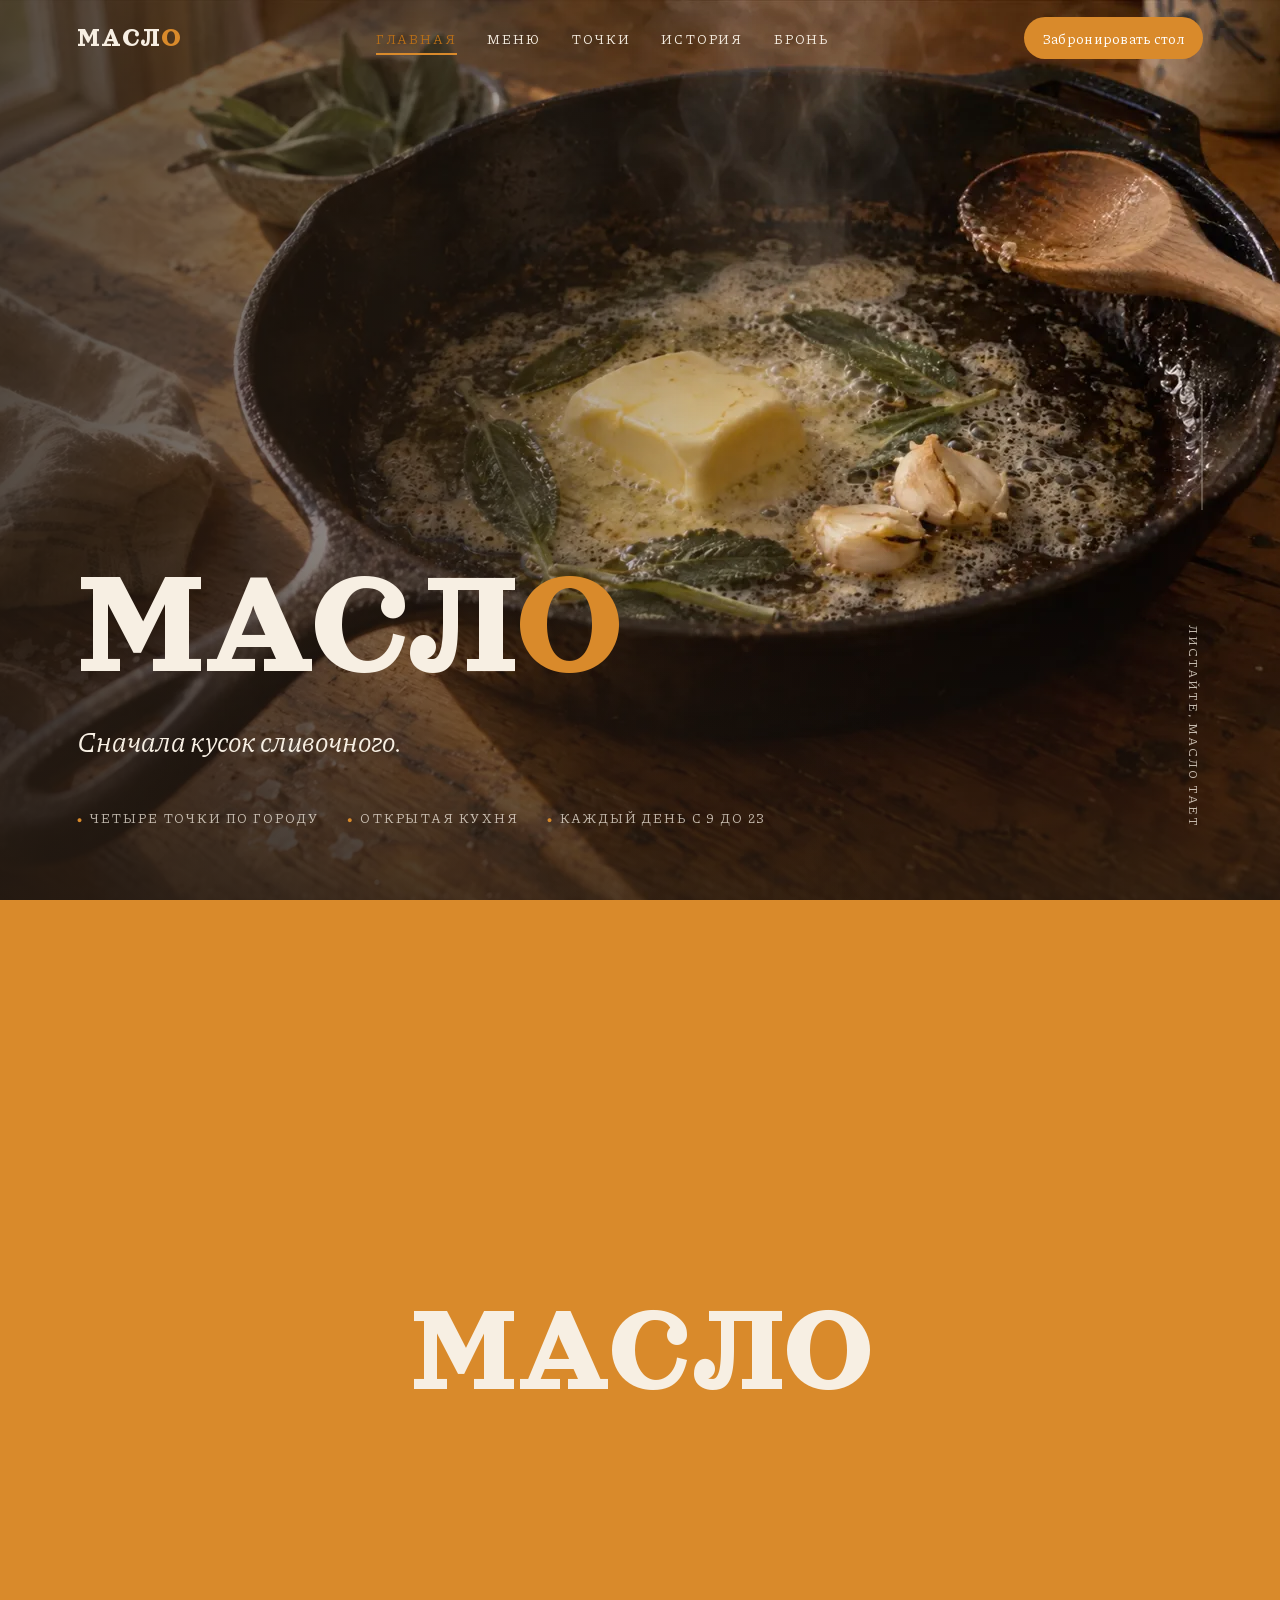
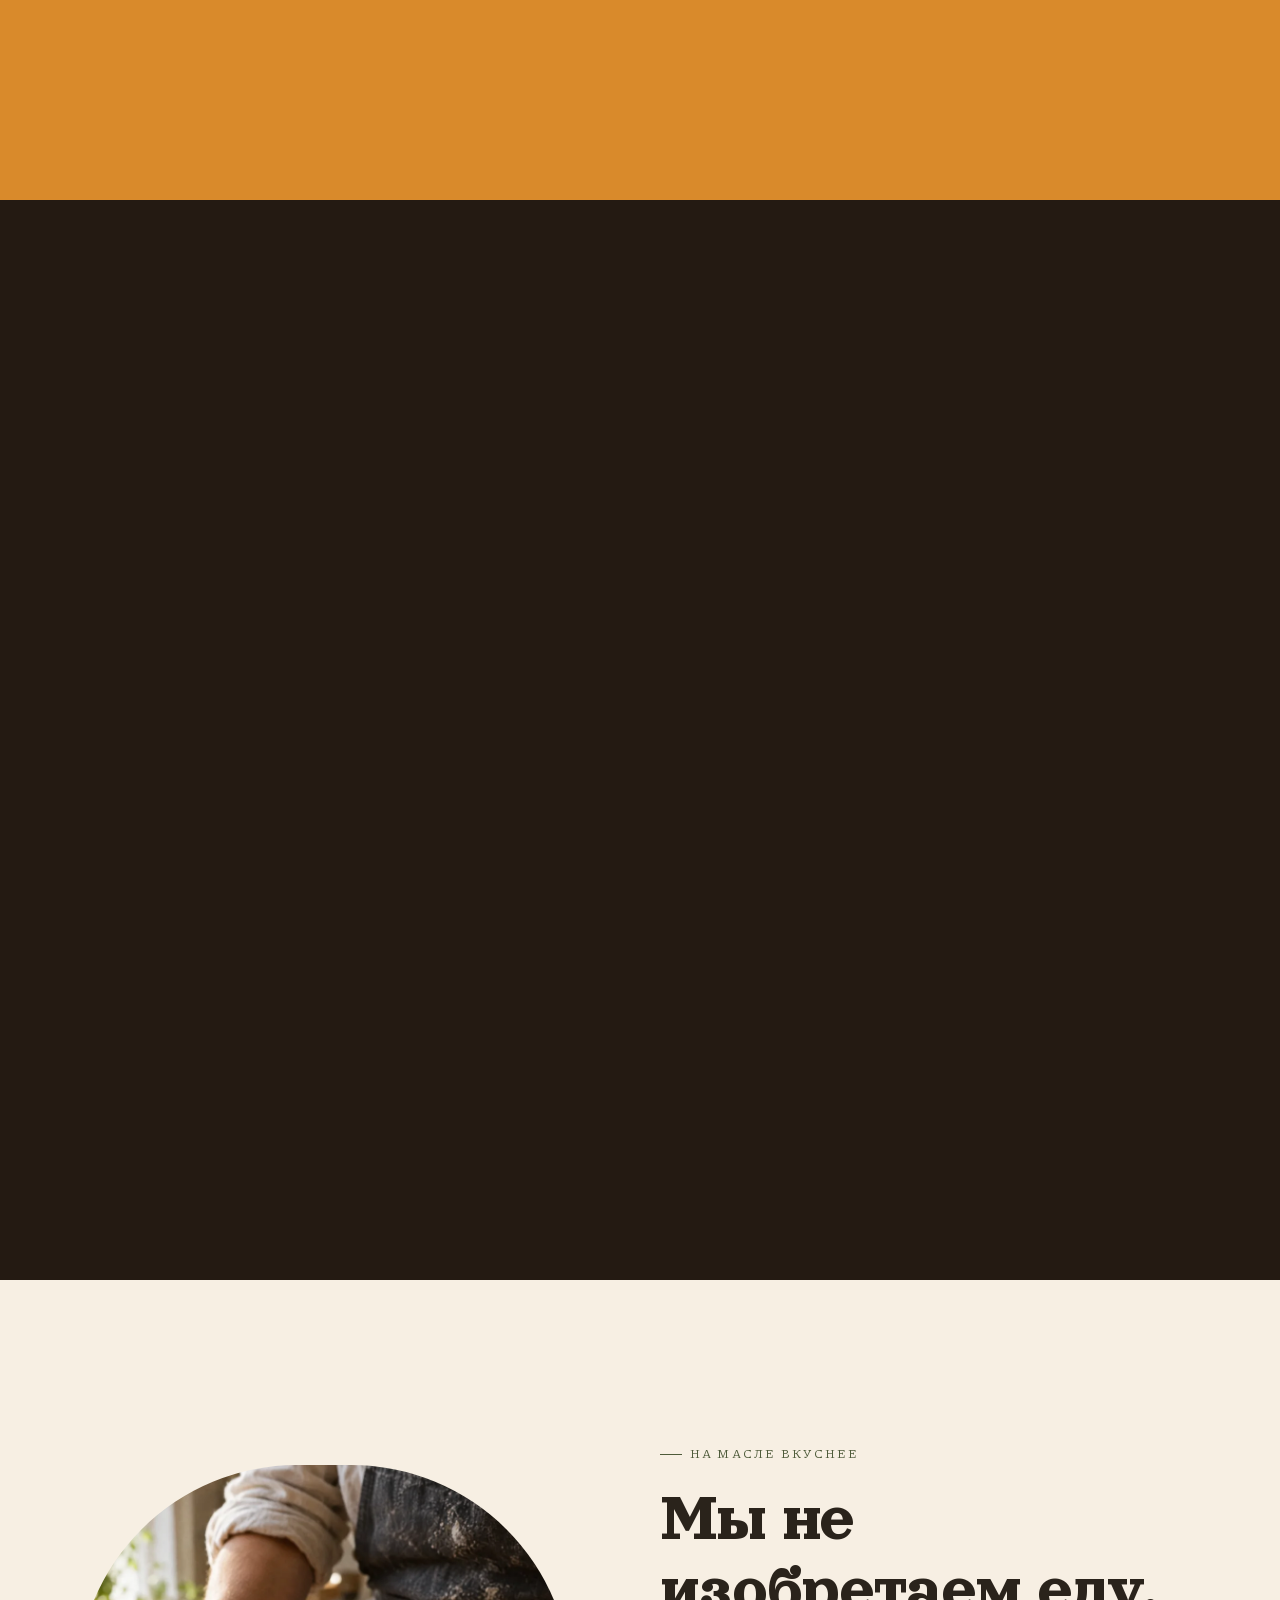
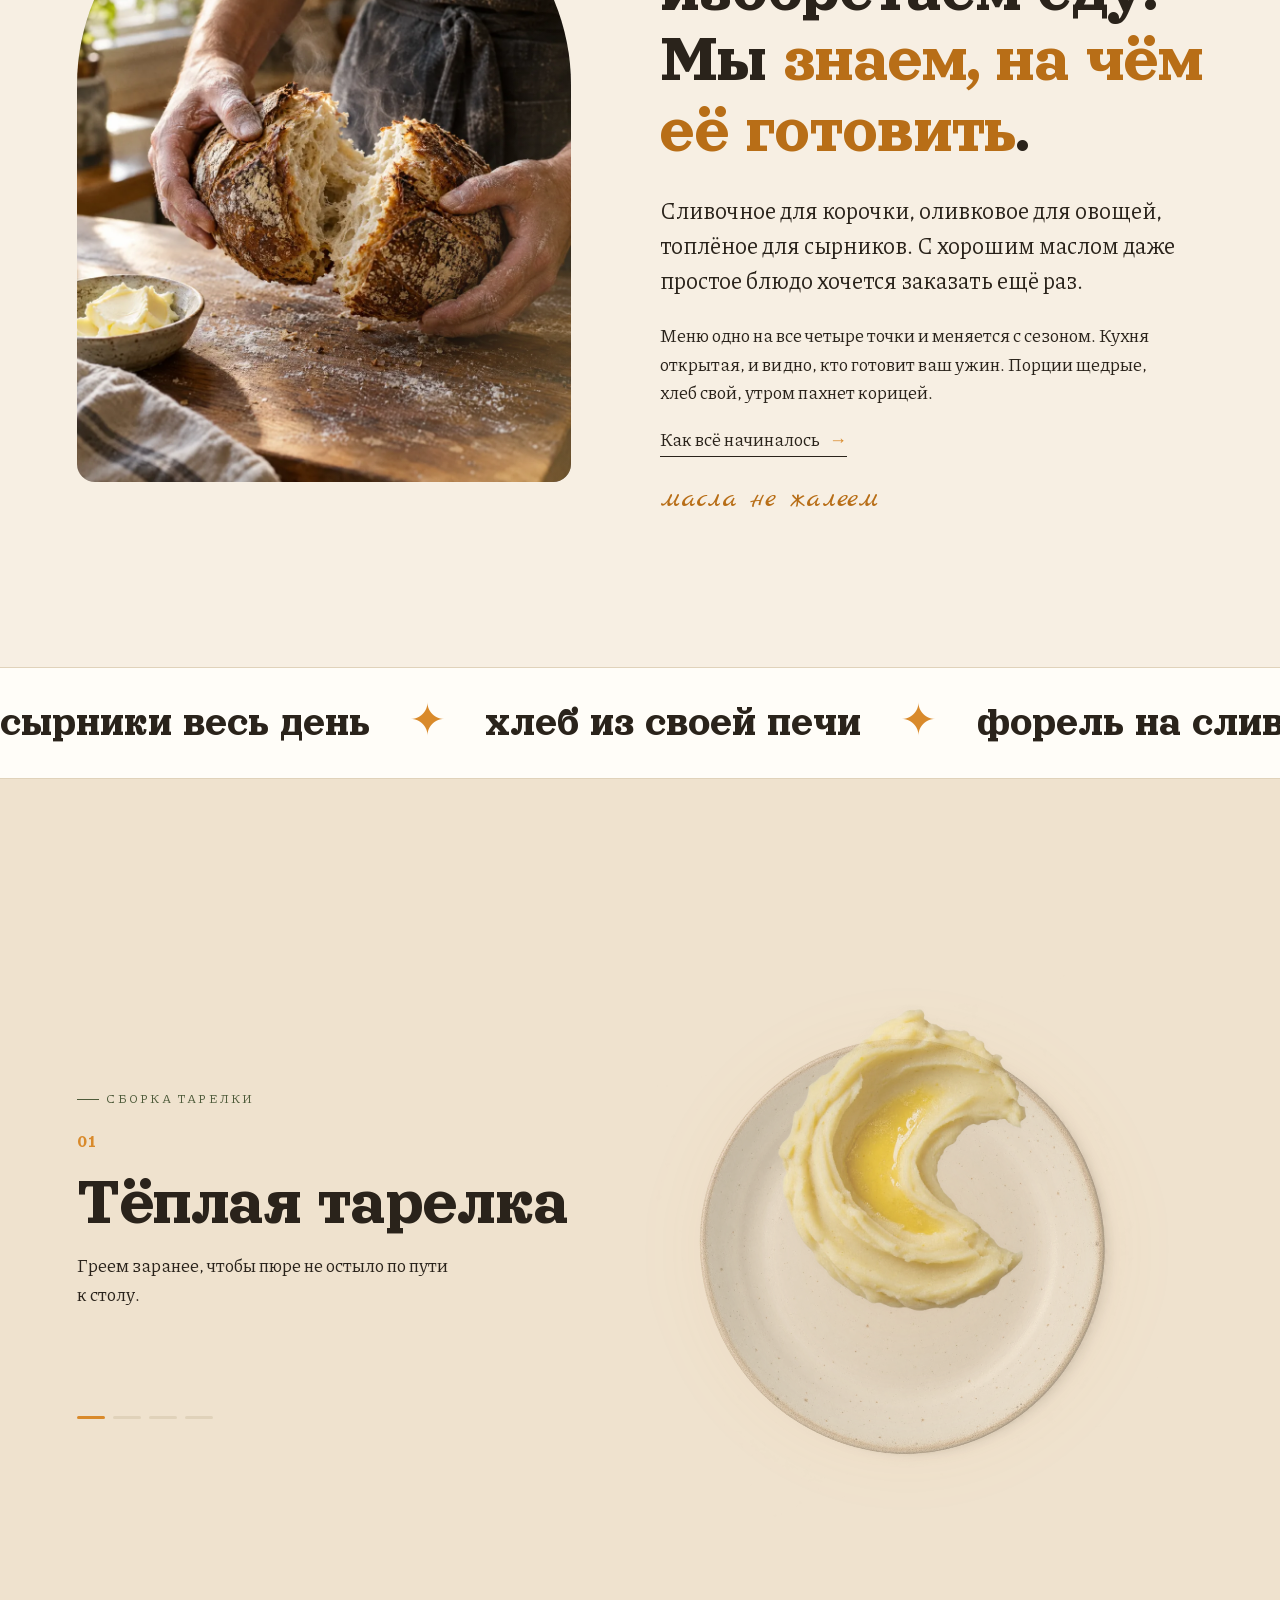
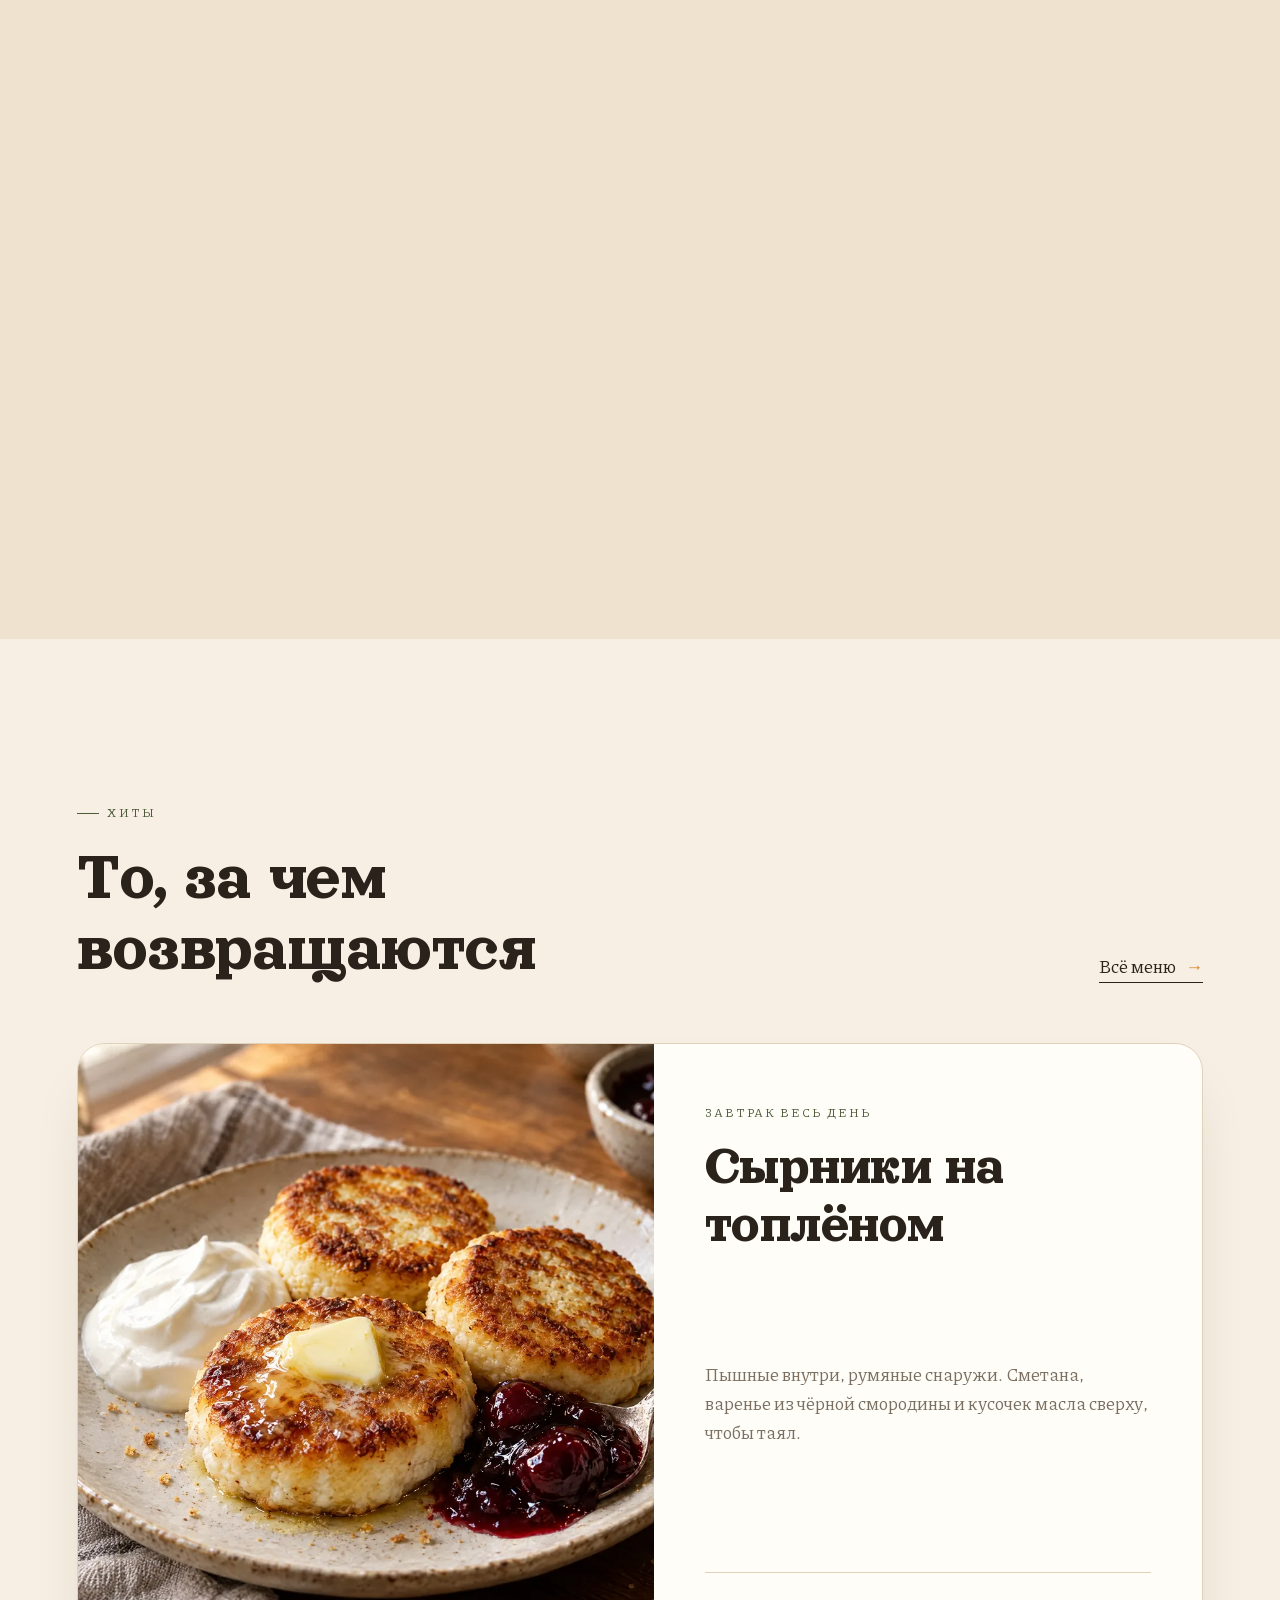
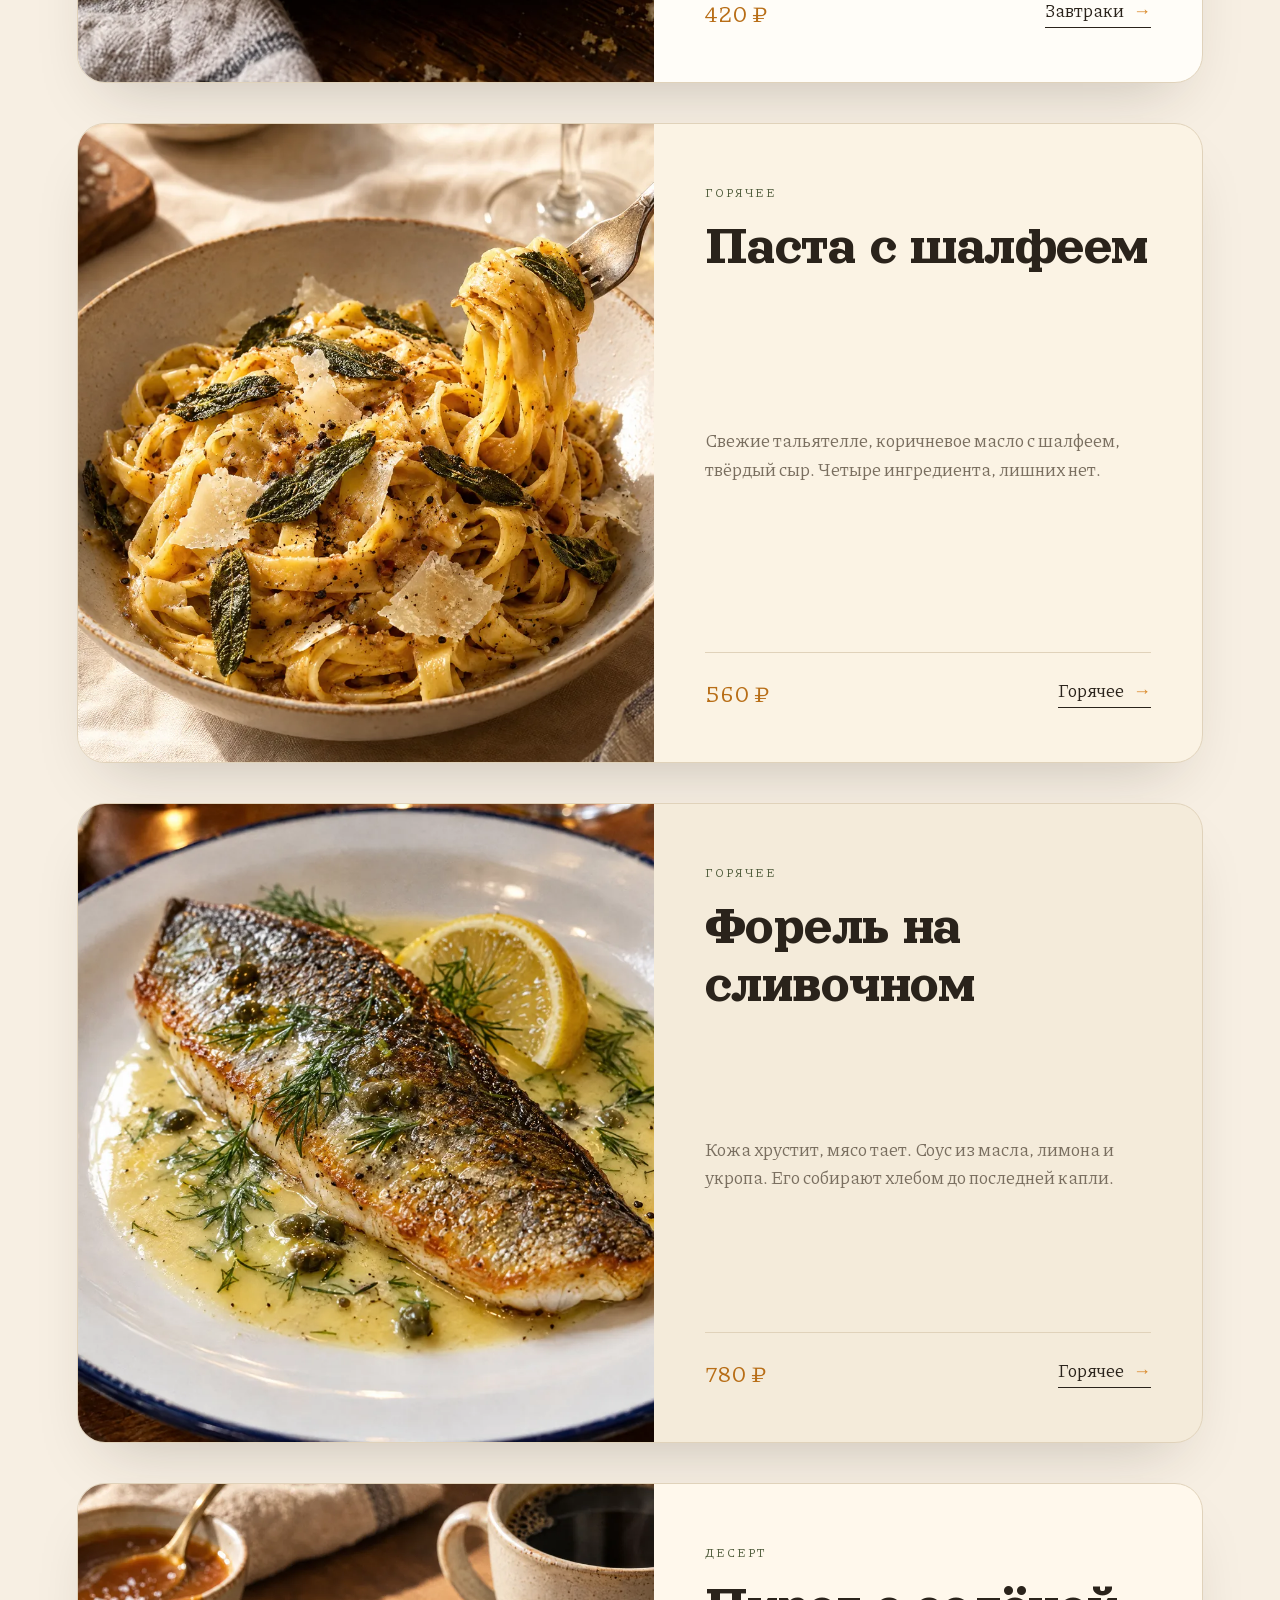
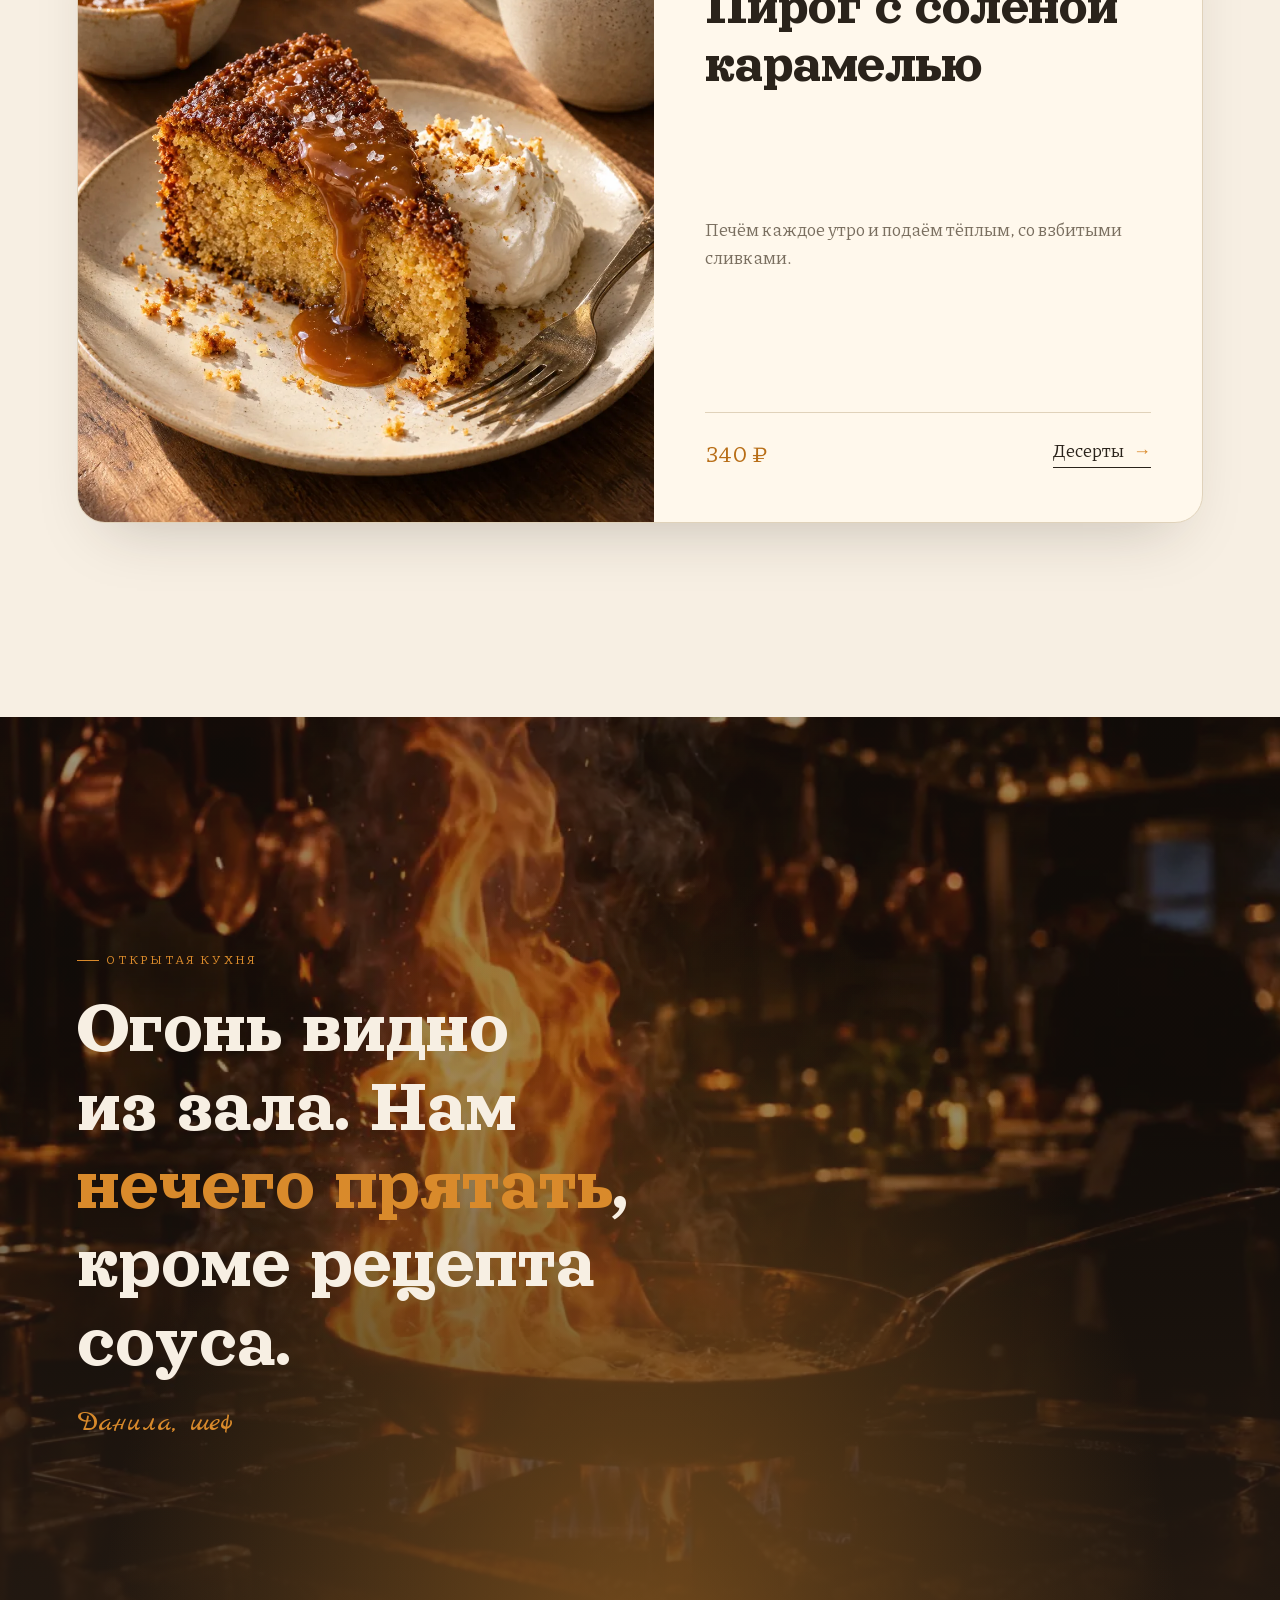
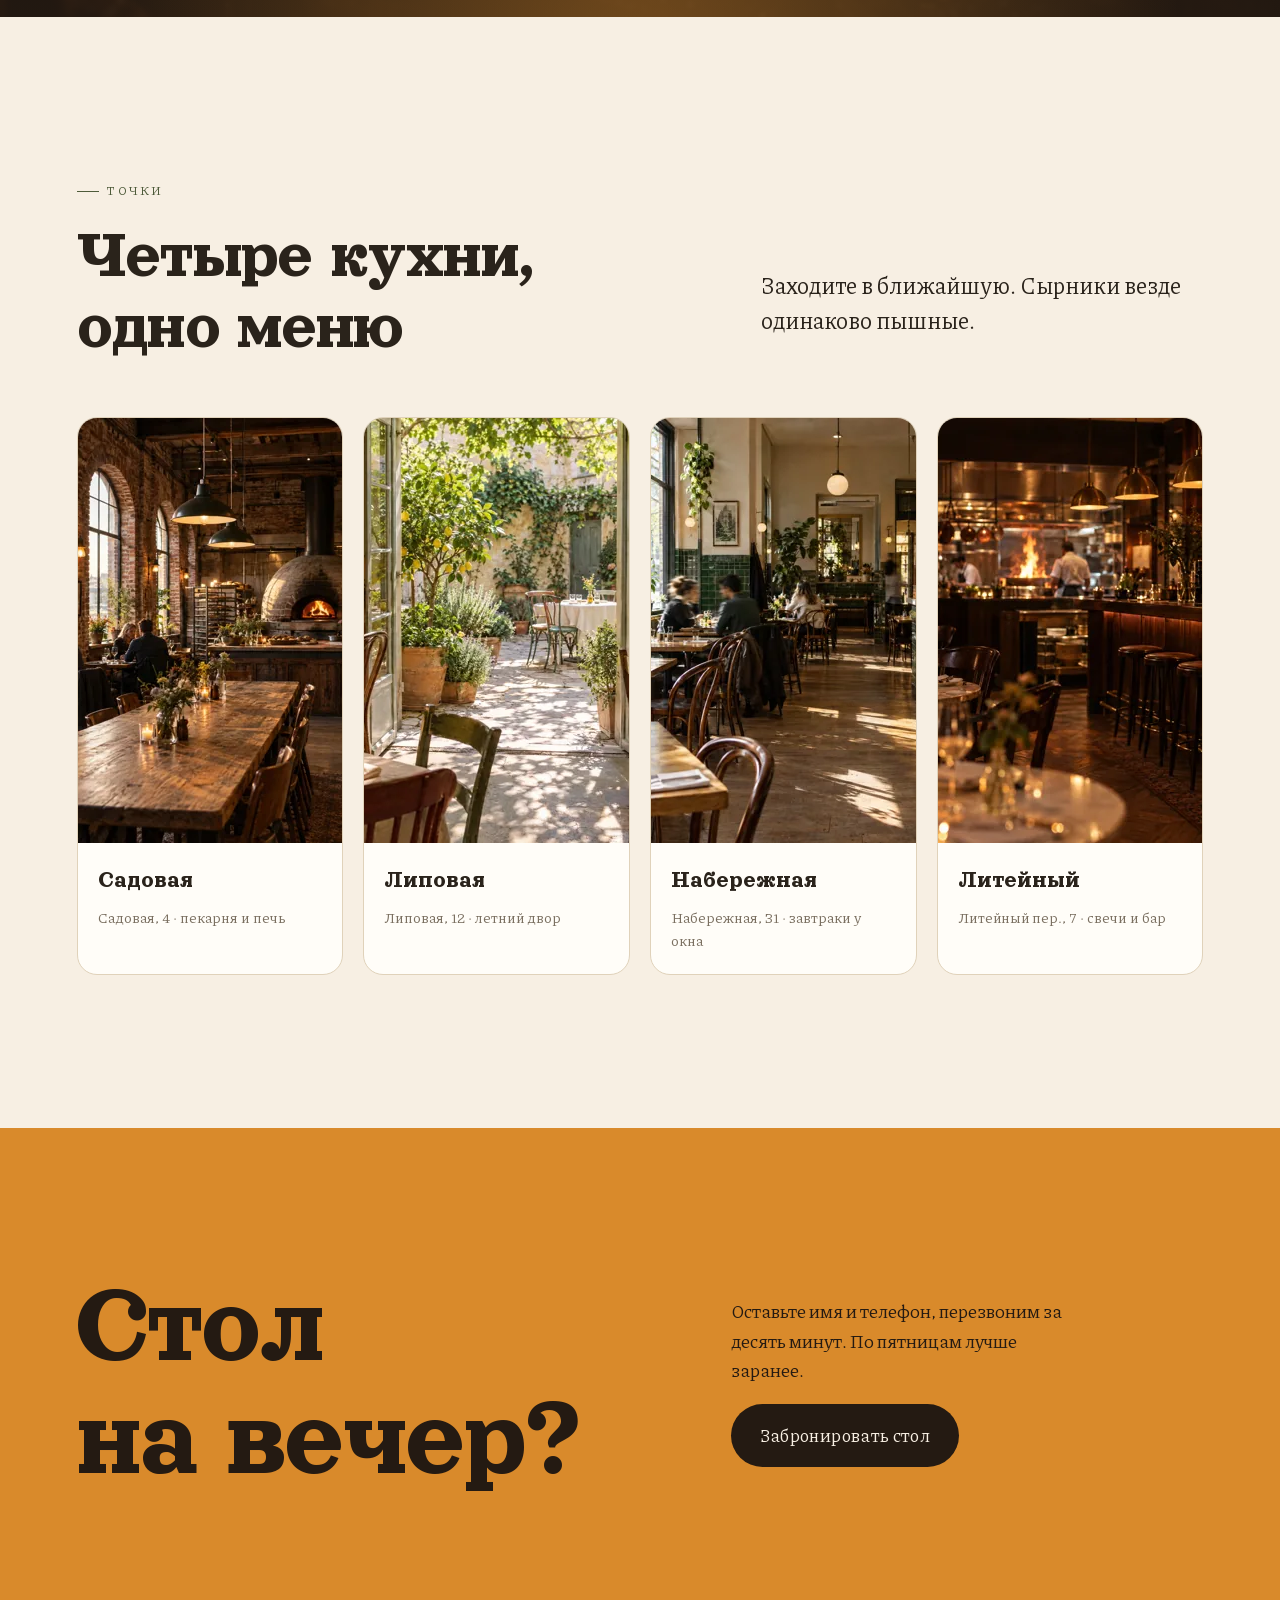
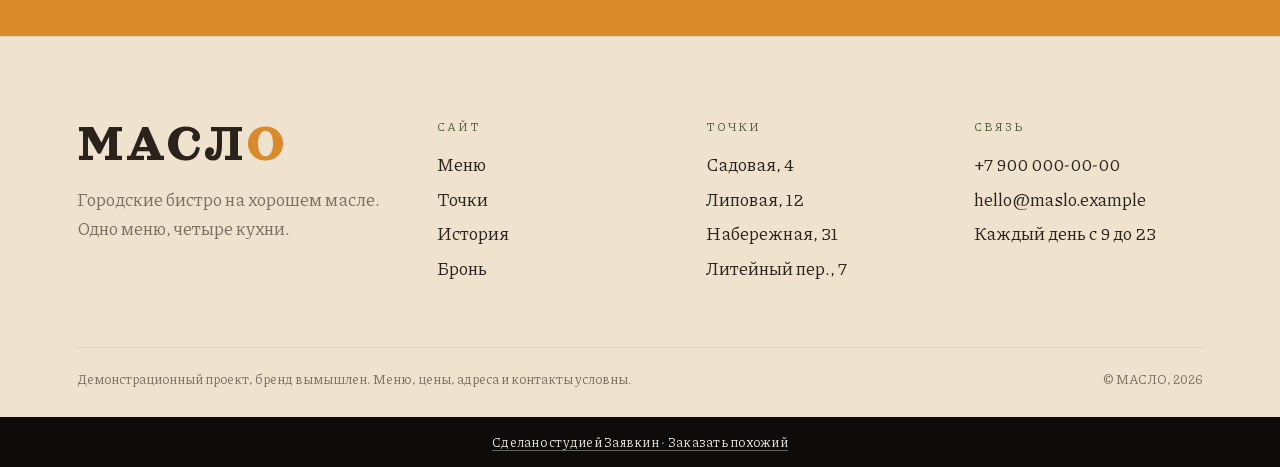
<file: index.html>
<!doctype html>
<html lang="ru">
<head>
<meta charset="utf-8">
<meta name="robots" content="noindex">
<meta name="viewport" content="width=device-width, initial-scale=1">
<title>МАСЛО · городские бистро</title>
<meta name="description" content="МАСЛО. Сеть городских бистро, где всё готовят на хорошем масле. Открытая кухня, одно меню на четыре точки.">
<meta name="theme-color" content="#F7EFE3">
<link rel="icon" href="data:image/svg+xml,%3Csvg xmlns='http://www.w3.org/2000/svg' viewBox='0 0 64 64'%3E%3Ccircle cx='32' cy='32' r='30' fill='%23D98A2B'/%3E%3Ctext x='32' y='44' font-size='34' text-anchor='middle' fill='%23F7EFE3' font-family='Georgia'%3EМ%3C/text%3E%3C/svg%3E">
<link rel="preload" href="assets/fonts/OrelegaOne-normal-cyrillic.woff2" as="font" type="font/woff2" crossorigin>
<link rel="preload" as="image" href="assets/img/hero-poster.webp" media="(min-width:768px)">
<link rel="preload" as="image" href="assets/img/hero-poster-m.webp" media="(max-width:767px)">
<link rel="stylesheet" href="assets/fonts.css">
<link rel="stylesheet" href="assets/css/site.css">
</head>
<body class="has-mbar">

<header class="hdr on-dark">
  <a class="logo" href="index.html" aria-label="МАСЛО, на главную">МАСЛ<b>О</b></a>
  <nav class="nav" aria-label="Основное меню">
    <a href="index.html">Главная</a><a href="menu.html">Меню</a><a href="places.html">Точки</a><a href="story.html">История</a><a href="bron.html">Бронь</a>
  </nav>
  <a class="btn" href="bron.html">Забронировать стол</a>
  <button class="burger" aria-label="Открыть меню" aria-expanded="false" aria-controls="drawer"><span></span><span></span></button>
</header>
<nav class="drawer" id="drawer" aria-hidden="true">
  <a href="index.html">Главная</a><a href="menu.html">Меню</a><a href="places.html">Точки</a><a href="story.html">История</a><a href="bron.html">Бронь</a>
  <p class="muted">Каждый день с 9 до 23 · +7 900 000-00-00</p>
</nav>

<main>
<section class="hero" aria-label="МАСЛО">
  <div class="hero-pin">
    <picture>
      <source media="(max-width:767px)" srcset="assets/img/hero-poster-m.webp">
      <img class="hero-poster" src="assets/img/hero-poster.webp" alt="Чугунная сковорода, в ней тает кусок сливочного масла с травами" fetchpriority="high">
    </picture>
    <video id="heroVideo" muted playsinline preload="auto" aria-hidden="true"
      data-src="assets/video/hero-scrub.mp4" data-src-m="assets/video/hero-scrub-m.mp4"></video>
    <div class="hero-txt">
      <h1 class="d1">МАСЛ<b>О</b></h1>
      <div class="hero-steps" aria-live="off">
        <p>Сначала кусок сливочного.</p>
        <p>Потом жар и шалфей.</p>
        <p>И вот ваша тарелка.</p>
      </div>
      <div class="hero-meta"><span>Четыре точки по городу</span><span>Открытая кухня</span><span>Каждый день с 9 до 23</span></div>
    </div>
    <div class="hero-bar" aria-hidden="true"><i></i></div>
    <div class="scroll-hint" aria-hidden="true">листайте, масло тает</div>
  </div>
</section>

<section class="sec">
  <div class="wrap philo">
    <div class="philo-img" data-rv>
      <img src="assets/img/bread-hands.webp" alt="Повар ломает горячий хлеб, рядом масло" loading="lazy" width="1040" height="1300">
      <div class="oil" aria-hidden="true"></div>
    </div>
    <div class="philo-text">
      <p class="kicker" data-rv>На масле вкуснее</p>
      <h2 class="d2" data-rv="1">Мы не изобретаем еду. Мы <em>знаем, на чём её готовить</em>.</h2>
      <p class="lead" data-rv="2" style="margin-top:28px">Сливочное для корочки, оливковое для овощей, топлёное для сырников. С хорошим маслом даже простое блюдо хочется заказать ещё раз.</p>
      <p data-rv="3">Меню одно на все четыре точки и меняется с сезоном. Кухня открытая, и видно, кто готовит ваш ужин. Порции щедрые, хлеб свой, утром пахнет корицей.</p>
      <a class="arrow" href="story.html" data-rv="4">Как всё начиналось</a>
      <span class="hand" data-rv="5">масла не жалеем</span>
    </div>
  </div>
</section>

<div class="marq" aria-hidden="true"><div class="marq-track">
  <span>сырники весь день</span><i>✦</i><span>хлеб из своей печи</span><i>✦</i><span>форель на сливочном</span><i>✦</i><span>паста с шалфеем</span><i>✦</i><span>облепиховый чай</span><i>✦</i>
  <span>сырники весь день</span><i>✦</i><span>хлеб из своей печи</span><i>✦</i><span>форель на сливочном</span><i>✦</i><span>паста с шалфеем</span><i>✦</i><span>облепиховый чай</span><i>✦</i>
</div></div>

<section class="plate-sec" aria-label="Как собирается тарелка">
  <div class="plate-pin">
    <div>
      <p class="kicker">Сборка тарелки</p>
      <div class="plate-steps">
        <div class="plate-step on"><span class="num">01</span><h2 class="d2">Тёплая тарелка</h2><p>Греем заранее, чтобы пюре не остыло по пути к столу.</p></div>
        <div class="plate-step"><span class="num">02</span><h2 class="d2">Пюре на сливочном</h2><p>Картофель, молоко и много масла. Взбиваем руками, без миксера.</p></div>
        <div class="plate-step"><span class="num">03</span><h2 class="d2">Цыплёнок с корочкой</h2><p>Жарим кожей вниз на чугуне, пока не захрустит. Потом поливаем маслом с чесноком.</p></div>
        <div class="plate-step"><span class="num">04</span><h2 class="d2">Шалфей и капля масла</h2><p>Хрустящие листья, зелень и капля тыквенного масла сверху. Готово.</p>
          <div class="plate-price"><span class="price">690 ₽</span><a class="arrow" href="menu.html#hot">В меню</a></div></div>
      </div>
      <div class="plate-dots" aria-hidden="true"><i class="on"></i><i></i><i></i><i></i></div>
    </div>
    <div class="plate-stage" aria-hidden="true">
      <img class="l-plate" src="assets/img/layer-plate.webp" alt="" loading="lazy" width="1000" height="1000">
      <img class="l-puree" src="assets/img/layer-puree.webp" alt="" loading="lazy" width="1000" height="1000">
      <img class="l-chicken" src="assets/img/layer-chicken.webp" alt="" loading="lazy" width="1000" height="1000">
      <img class="l-herbs" src="assets/img/layer-herbs.webp" alt="" loading="lazy" width="1000" height="1000">
      <div class="steam"><i></i><i></i><i></i></div>
    </div>
  </div>
</section>

<section class="sec">
  <div class="wrap">
    <div class="hits-head">
      <div><p class="kicker" data-rv>Хиты</p><h2 class="d2" data-rv="1">То, за чем<br>возвращаются</h2></div>
      <a class="arrow" href="menu.html" data-rv="2">Всё меню</a>
    </div>
    <div class="stack">
      <article class="card">
        <div class="card-img"><img src="assets/img/syrniki.webp" alt="Сырники со сметаной и ягодным вареньем" loading="lazy" width="1040" height="1300"></div>
        <div class="card-body"><div><span class="card-tag">Завтрак весь день</span><h3 class="d2" style="margin-top:14px">Сырники на топлёном</h3></div>
          <p class="muted">Пышные внутри, румяные снаружи. Сметана, варенье из чёрной смородины и кусочек масла сверху, чтобы таял.</p>
          <div class="card-foot"><span class="price">420 ₽</span><a class="arrow" href="menu.html#breakfast">Завтраки</a></div></div>
      </article>
      <article class="card">
        <div class="card-img"><img src="assets/img/pasta.webp" alt="Тальятелле с шалфеем и пармезаном" loading="lazy" width="1040" height="1300"></div>
        <div class="card-body"><div><span class="card-tag">Горячее</span><h3 class="d2" style="margin-top:14px">Паста с шалфеем</h3></div>
          <p class="muted">Свежие тальятелле, коричневое масло с шалфеем, твёрдый сыр. Четыре ингредиента, лишних нет.</p>
          <div class="card-foot"><span class="price">560 ₽</span><a class="arrow" href="menu.html#hot">Горячее</a></div></div>
      </article>
      <article class="card">
        <div class="card-img"><img src="assets/img/trout.webp" alt="Форель с лимоном в сливочном соусе" loading="lazy" width="1040" height="1300"></div>
        <div class="card-body"><div><span class="card-tag">Горячее</span><h3 class="d2" style="margin-top:14px">Форель на сливочном</h3></div>
          <p class="muted">Кожа хрустит, мясо тает. Соус из масла, лимона и укропа. Его собирают хлебом до последней капли.</p>
          <div class="card-foot"><span class="price">780 ₽</span><a class="arrow" href="menu.html#hot">Горячее</a></div></div>
      </article>
      <article class="card">
        <div class="card-img"><img src="assets/img/cake.webp" alt="Кусок пирога с солёной карамелью и сливками" loading="lazy" width="1040" height="1300"></div>
        <div class="card-body"><div><span class="card-tag">Десерт</span><h3 class="d2" style="margin-top:14px">Пирог с солёной карамелью</h3></div>
          <p class="muted">Печём каждое утро и подаём тёплым, со взбитыми сливками.</p>
          <div class="card-foot"><span class="price">340 ₽</span><a class="arrow" href="menu.html#sweet">Десерты</a></div></div>
      </article>
    </div>
  </div>
</section>

<section class="kitchen" aria-label="Кухня">
  <img class="k-poster" src="assets/img/kitchen-poster.webp" alt="" loading="lazy" aria-hidden="true">
  <video muted playsinline loop preload="none" aria-hidden="true" data-loop
    data-src="assets/video/kitchen-loop.mp4" data-src-m="assets/video/kitchen-loop-m.mp4"></video>
  <div class="wrap">
    <p class="kicker" data-rv>Открытая кухня</p>
    <blockquote data-rv="1">Огонь видно из&nbsp;зала. Нам <em>нечего прятать</em>, кроме рецепта соуса.</blockquote>
    <cite data-rv="2"><span class="hand">Данила, шеф</span></cite>
  </div>
</section>

<section class="sec">
  <div class="wrap">
    <div class="ph-row">
      <div><p class="kicker" data-rv>Точки</p><h2 class="d2" data-rv="1">Четыре кухни,<br>одно меню</h2></div>
      <p class="lead" data-rv="2">Заходите в ближайшую. Сырники везде одинаково пышные.</p>
    </div>
    <div class="spots">
      <a class="spot" href="places.html#sadovaya" data-rv><img src="assets/img/int-bakery-s.webp" alt="Пекарня с печью и длинными столами" loading="lazy" width="640" height="425"><div><h3>Садовая</h3><p>Садовая, 4 · пекарня и печь</p></div></a>
      <a class="spot" href="places.html#lipovaya" data-rv="1"><img src="assets/img/int-courtyard-s.webp" alt="Зал с выходом в зелёный двор" loading="lazy" width="640" height="425"><div><h3>Липовая</h3><p>Липовая, 12 · летний двор</p></div></a>
      <a class="spot" href="places.html#naberezhnaya" data-rv="2"><img src="assets/img/int-morning-s.webp" alt="Светлый зал утром" loading="lazy" width="640" height="425"><div><h3>Набережная</h3><p>Набережная, 31 · завтраки у окна</p></div></a>
      <a class="spot" href="places.html#liteyny" data-rv="3"><img src="assets/img/int-evening-s.webp" alt="Вечерний зал со свечами и баром" loading="lazy" width="640" height="425"><div><h3>Литейный</h3><p>Литейный пер., 7 · свечи и бар</p></div></a>
    </div>
  </div>
</section>

<section class="cta">
  <div class="wrap">
    <h2 class="d1" data-rv>Стол<br>на&nbsp;вечер?</h2>
    <div data-rv="1">
      <p>Оставьте имя и телефон, перезвоним за десять минут. По пятницам лучше заранее.</p>
      <a class="btn" href="bron.html">Забронировать стол</a>
    </div>
  </div>
</section>
</main>

<footer class="ftr">
  <div class="wrap">
    <div class="ftr-grid">
      <div><a class="logo" href="index.html">МАСЛ<b>О</b></a><p class="muted">Городские бистро на хорошем масле.<br>Одно меню, четыре кухни.</p></div>
      <div><h4>Сайт</h4><ul><li><a href="menu.html">Меню</a></li><li><a href="places.html">Точки</a></li><li><a href="story.html">История</a></li><li><a href="bron.html">Бронь</a></li></ul></div>
      <div><h4>Точки</h4><ul><li>Садовая, 4</li><li>Липовая, 12</li><li>Набережная, 31</li><li>Литейный пер., 7</li></ul></div>
      <div><h4>Связь</h4><ul><li><a href="tel:+79000000000">+7 900 000-00-00</a></li><li><a href="mailto:hello@maslo.example">hello@maslo.example</a></li><li>Каждый день с 9 до 23</li></ul></div>
    </div>
    <div class="ftr-note"><span>Демонстрационный проект, бренд вымышлен. Меню, цены, адреса и контакты условны.</span><span>© МАСЛО, 2026</span></div>
  </div>
</footer>
<nav class="mbar" aria-label="Быстрые действия"><a href="places.html">Точки</a><a class="go" href="bron.html">Забронировать</a></nav>

<script src="assets/vendor/gsap.min.js" defer></script>
<script src="assets/vendor/ScrollTrigger.min.js" defer></script>
<script src="assets/vendor/lenis.min.js" defer></script>
<script src="assets/js/site.js" defer></script>
<!-- Плашка студии (слово Саши 29.10). Ведёт на https://zayavkins.ru/sajty (живёт с многостраничником). На github.io до выкладки стоит /#sajty -->
<aside class="zv-plashka" aria-label="Студия Заявкин"><a href="https://zayavkins.ru/sajty">Сделано студией Заявкин · Заказать похожий</a></aside>
<style>.zv-plashka{position:relative;z-index:5;background:#0D0C0B;color:#E9E4DA;text-align:center;padding:16px;font-size:13px;line-height:1.4;letter-spacing:.02em}.zv-plashka a{color:inherit;text-decoration:underline;text-underline-offset:3px;text-decoration-color:rgba(233,228,218,.4);display:inline-block;padding:12px 4px;margin:-12px 0}.zv-plashka a:hover,.zv-plashka a:focus-visible{text-decoration-color:currentColor}</style>
</body>
</html>
</file>
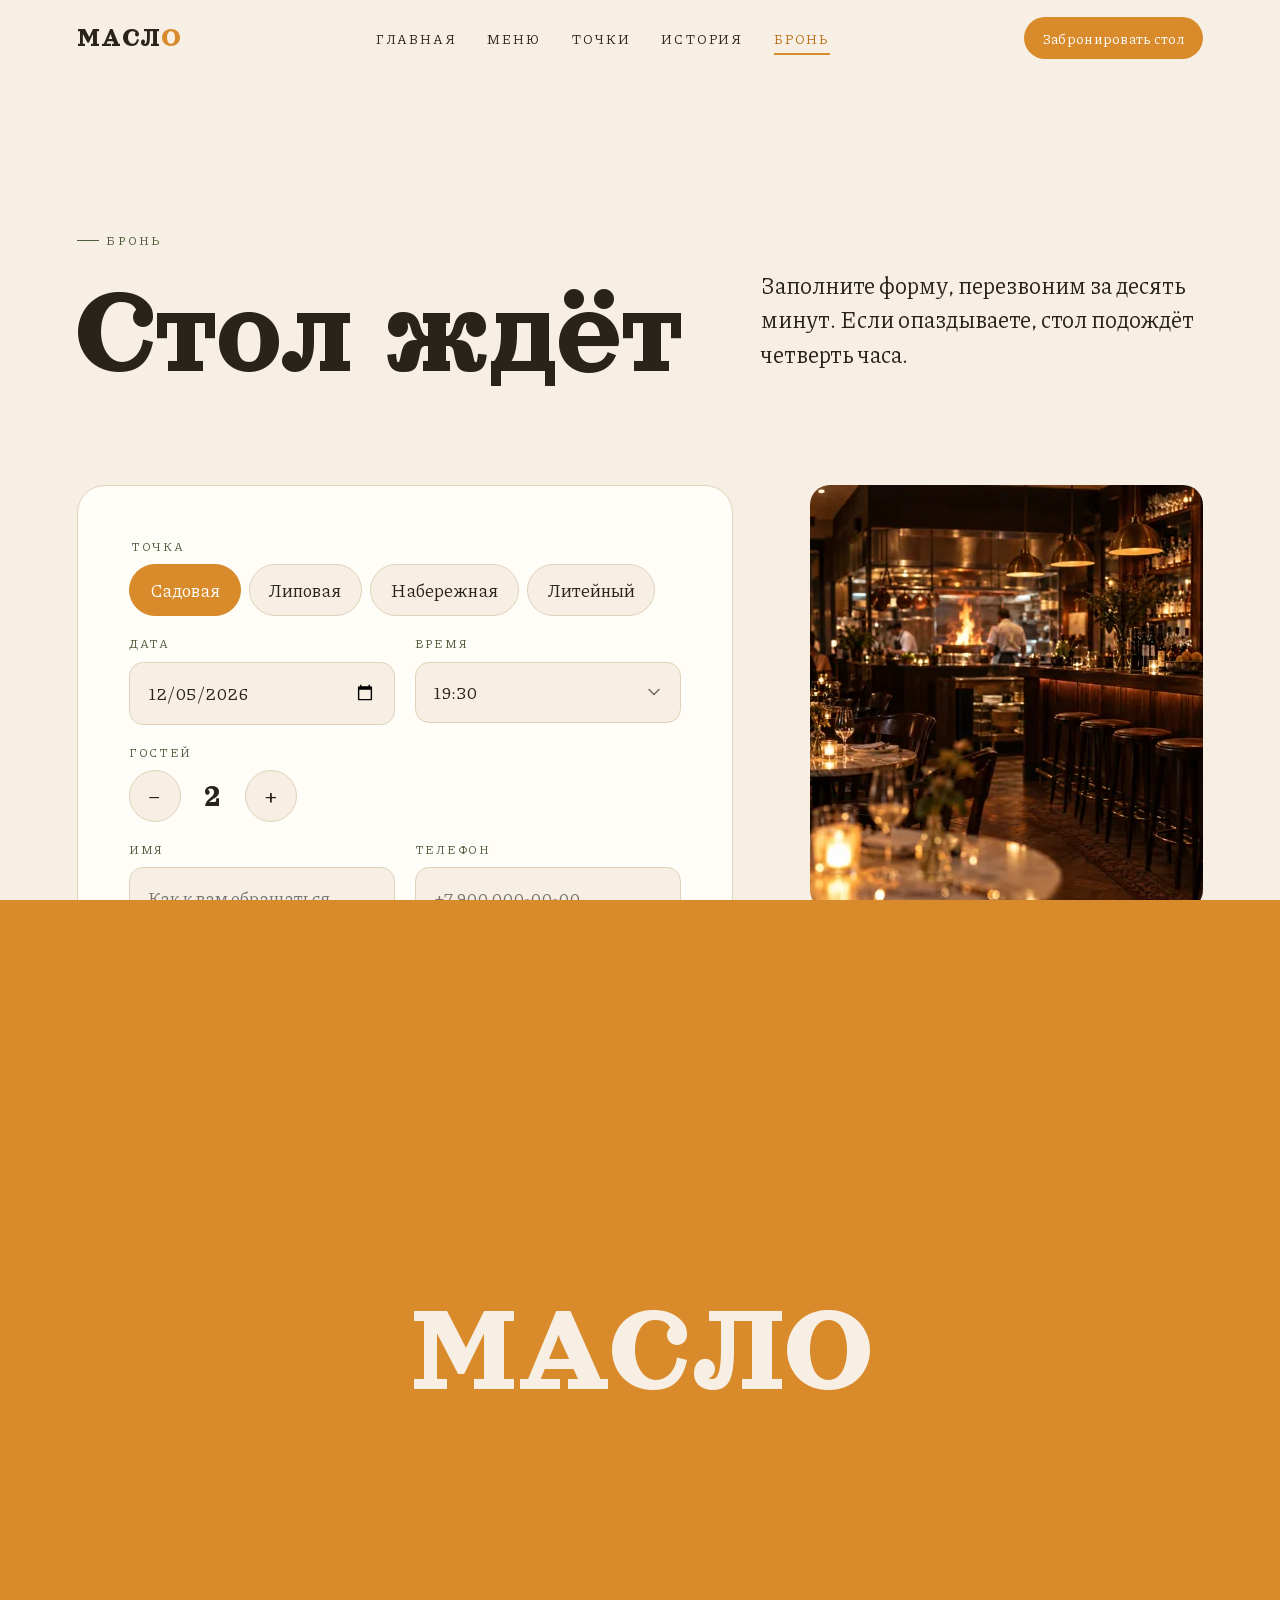
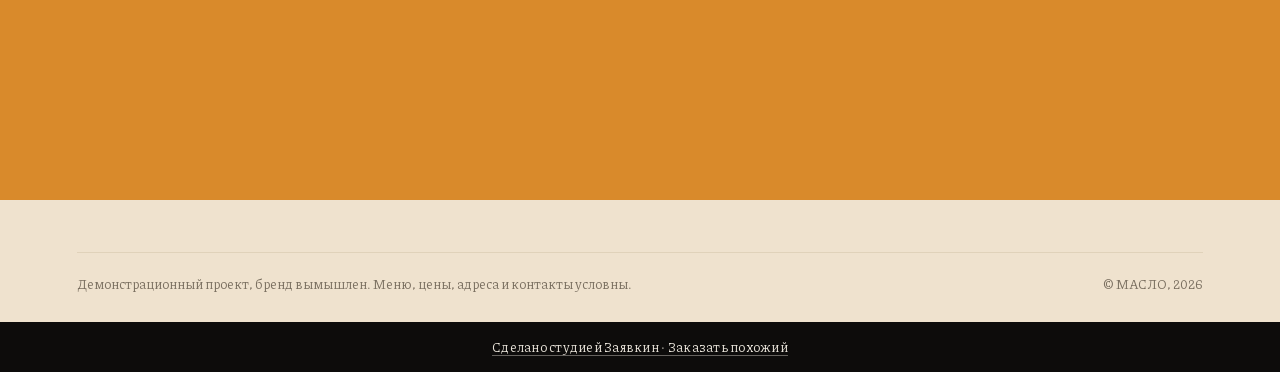
<file: bron.html>
<!doctype html>
<html lang="ru">
<head>
<meta charset="utf-8">
<meta name="robots" content="noindex">
<meta name="viewport" content="width=device-width, initial-scale=1">
<title>Бронь · МАСЛО</title>
<meta name="description" content="Забронировать стол в МАСЛО. Точка, дата, гости, перезвоним за десять минут.">
<meta name="theme-color" content="#F7EFE3">
<link rel="icon" href="data:image/svg+xml,%3Csvg xmlns='http://www.w3.org/2000/svg' viewBox='0 0 64 64'%3E%3Ccircle cx='32' cy='32' r='30' fill='%23D98A2B'/%3E%3Ctext x='32' y='44' font-size='34' text-anchor='middle' fill='%23F7EFE3' font-family='Georgia'%3EМ%3C/text%3E%3C/svg%3E">
<link rel="preload" href="assets/fonts/OrelegaOne-normal-cyrillic.woff2" as="font" type="font/woff2" crossorigin>
<link rel="stylesheet" href="assets/fonts.css">
<link rel="stylesheet" href="assets/css/site.css">
</head>
<body class="has-mbar">

<header class="hdr">
  <a class="logo" href="index.html" aria-label="МАСЛО, на главную">МАСЛ<b>О</b></a>
  <nav class="nav" aria-label="Основное меню">
    <a href="index.html">Главная</a><a href="menu.html">Меню</a><a href="places.html">Точки</a><a href="story.html">История</a><a href="bron.html">Бронь</a>
  </nav>
  <a class="btn" href="bron.html">Забронировать стол</a>
  <button class="burger" aria-label="Открыть меню" aria-expanded="false" aria-controls="drawer"><span></span><span></span></button>
</header>
<nav class="drawer" id="drawer" aria-hidden="true">
  <a href="index.html">Главная</a><a href="menu.html">Меню</a><a href="places.html">Точки</a><a href="story.html">История</a><a href="bron.html">Бронь</a>
  <p class="muted">Каждый день с 9 до 23 · +7 900 000-00-00</p>
</nav>

<main>
<section class="page-head">
  <div class="wrap ph-row">
    <div><p class="kicker" data-rv>Бронь</p><h1 class="d1" data-rv="1">Стол ждёт</h1></div>
    <p class="lead" data-rv="2">Заполните форму, перезвоним за десять минут. Если опаздываете, стол подождёт четверть часа.</p>
  </div>
</section>
<div class="wrap bron">
  <form class="form" id="bronForm" novalidate data-rv>
    <div class="f-grid">
      <fieldset class="f-full" style="border:0;padding:0;margin:0">
        <legend class="f-lab">Точка</legend>
        <div class="pick">
          <label><input type="radio" name="place" value="sadovaya" checked><span>Садовая</span></label>
          <label><input type="radio" name="place" value="lipovaya"><span>Липовая</span></label>
          <label><input type="radio" name="place" value="naberezhnaya"><span>Набережная</span></label>
          <label><input type="radio" name="place" value="liteyny"><span>Литейный</span></label>
        </div>
      </fieldset>
      <div><label class="f-lab" for="date">Дата</label><input class="f-in" type="date" id="date" name="date" required></div>
      <div><label class="f-lab" for="time">Время</label>
        <select class="f-in" id="time" name="time" required>
          <option>09:00</option><option>12:00</option><option>13:30</option><option>15:00</option><option>18:00</option><option selected>19:30</option><option>21:00</option><option>22:00</option>
        </select></div>
      <div class="f-full"><span class="f-lab" id="gLab">Гостей</span>
        <div class="guests" role="group" aria-labelledby="gLab">
          <button type="button" data-g="-1" aria-label="Меньше гостей">−</button>
          <output id="guestsOut" aria-live="polite">2</output>
          <button type="button" data-g="1" aria-label="Больше гостей">+</button>
          <input type="hidden" id="guests" name="guests" value="2">
        </div></div>
      <div><label class="f-lab" for="name">Имя</label><input class="f-in" id="name" name="name" autocomplete="given-name" required placeholder="Как к вам обращаться"></div>
      <div><label class="f-lab" for="phone">Телефон</label><input class="f-in" id="phone" name="phone" type="tel" autocomplete="tel" required pattern="[\d\s()+\-]{10,}" placeholder="+7 900 000-00-00"></div>
      <div class="f-full"><label class="f-lab" for="note">Пожелания</label><input class="f-in" id="note" name="note" placeholder="День рождения, детский стул, у окна"></div>
    </div>
    <button class="btn" type="submit">Забронировать стол</button>
    <p class="f-small">Это демо, заявка никуда не уходит.</p>
    <div class="thanks" id="thanks" aria-hidden="true" role="status">
      <span class="hand">готово!</span>
      <h2 class="d2">Спасибо, <span id="tName">друг</span></h2>
      <p id="tInfo"></p>
      <p>Перезвоним в течение десяти минут и подтвердим стол. Масло уже греется.</p>
      <button class="btn btn--ghost" type="button" id="again" style="width:auto;margin-top:10px">Ещё одна бронь</button>
    </div>
  </form>
  <aside class="side">
    <img src="assets/img/int-evening-s.webp" alt="Вечерний зал МАСЛО" loading="lazy" width="640" height="425" data-rv="1">
    <div class="blk" data-rv="2"><h3>Позвонить</h3><p><a class="big" href="tel:+79000000000">+7 900 000-00-00</a></p><p>Каждый день с 9 до 23</p></div>
    <div class="blk" data-rv="3"><h3>Большой компанией</h3><p>От десяти человек соберём отдельный стол и меню. Напишите на hello@maslo.example</p></div>
    <div class="blk" data-rv="4"><h3>Без брони</h3><p>Половину столов держим для тех, кто зашёл с улицы. Утром стол найдётся почти всегда.</p></div>
  </aside>
</div>
</main>

<footer class="ftr">
  <div class="wrap">
    <div class="ftr-grid">
      <div><a class="logo" href="index.html">МАСЛ<b>О</b></a><p class="muted">Городские бистро на хорошем масле.<br>Одно меню, четыре кухни.</p></div>
      <div><h4>Сайт</h4><ul><li><a href="menu.html">Меню</a></li><li><a href="places.html">Точки</a></li><li><a href="story.html">История</a></li><li><a href="bron.html">Бронь</a></li></ul></div>
      <div><h4>Точки</h4><ul><li>Садовая, 4</li><li>Липовая, 12</li><li>Набережная, 31</li><li>Литейный пер., 7</li></ul></div>
      <div><h4>Связь</h4><ul><li><a href="tel:+79000000000">+7 900 000-00-00</a></li><li><a href="mailto:hello@maslo.example">hello@maslo.example</a></li><li>Каждый день с 9 до 23</li></ul></div>
    </div>
    <div class="ftr-note"><span>Демонстрационный проект, бренд вымышлен. Меню, цены, адреса и контакты условны.</span><span>© МАСЛО, 2026</span></div>
  </div>
</footer>
<nav class="mbar" aria-label="Быстрые действия"><a href="places.html">Точки</a><a class="go" href="bron.html">Забронировать</a></nav>

<script src="assets/vendor/gsap.min.js" defer></script>
<script src="assets/vendor/ScrollTrigger.min.js" defer></script>
<script src="assets/vendor/lenis.min.js" defer></script>
<script src="assets/js/site.js" defer></script>
<!-- Плашка студии (слово Саши 29.10). Ведёт на https://zayavkins.ru/sajty (живёт с многостраничником). На github.io до выкладки стоит /#sajty -->
<aside class="zv-plashka" aria-label="Студия Заявкин"><a href="https://zayavkins.ru/sajty">Сделано студией Заявкин · Заказать похожий</a></aside>
<style>.zv-plashka{position:relative;z-index:5;background:#0D0C0B;color:#E9E4DA;text-align:center;padding:16px;font-size:13px;line-height:1.4;letter-spacing:.02em}.zv-plashka a{color:inherit;text-decoration:underline;text-underline-offset:3px;text-decoration-color:rgba(233,228,218,.4);display:inline-block;padding:12px 4px;margin:-12px 0}.zv-plashka a:hover,.zv-plashka a:focus-visible{text-decoration-color:currentColor}</style>
</body>
</html>
</file>
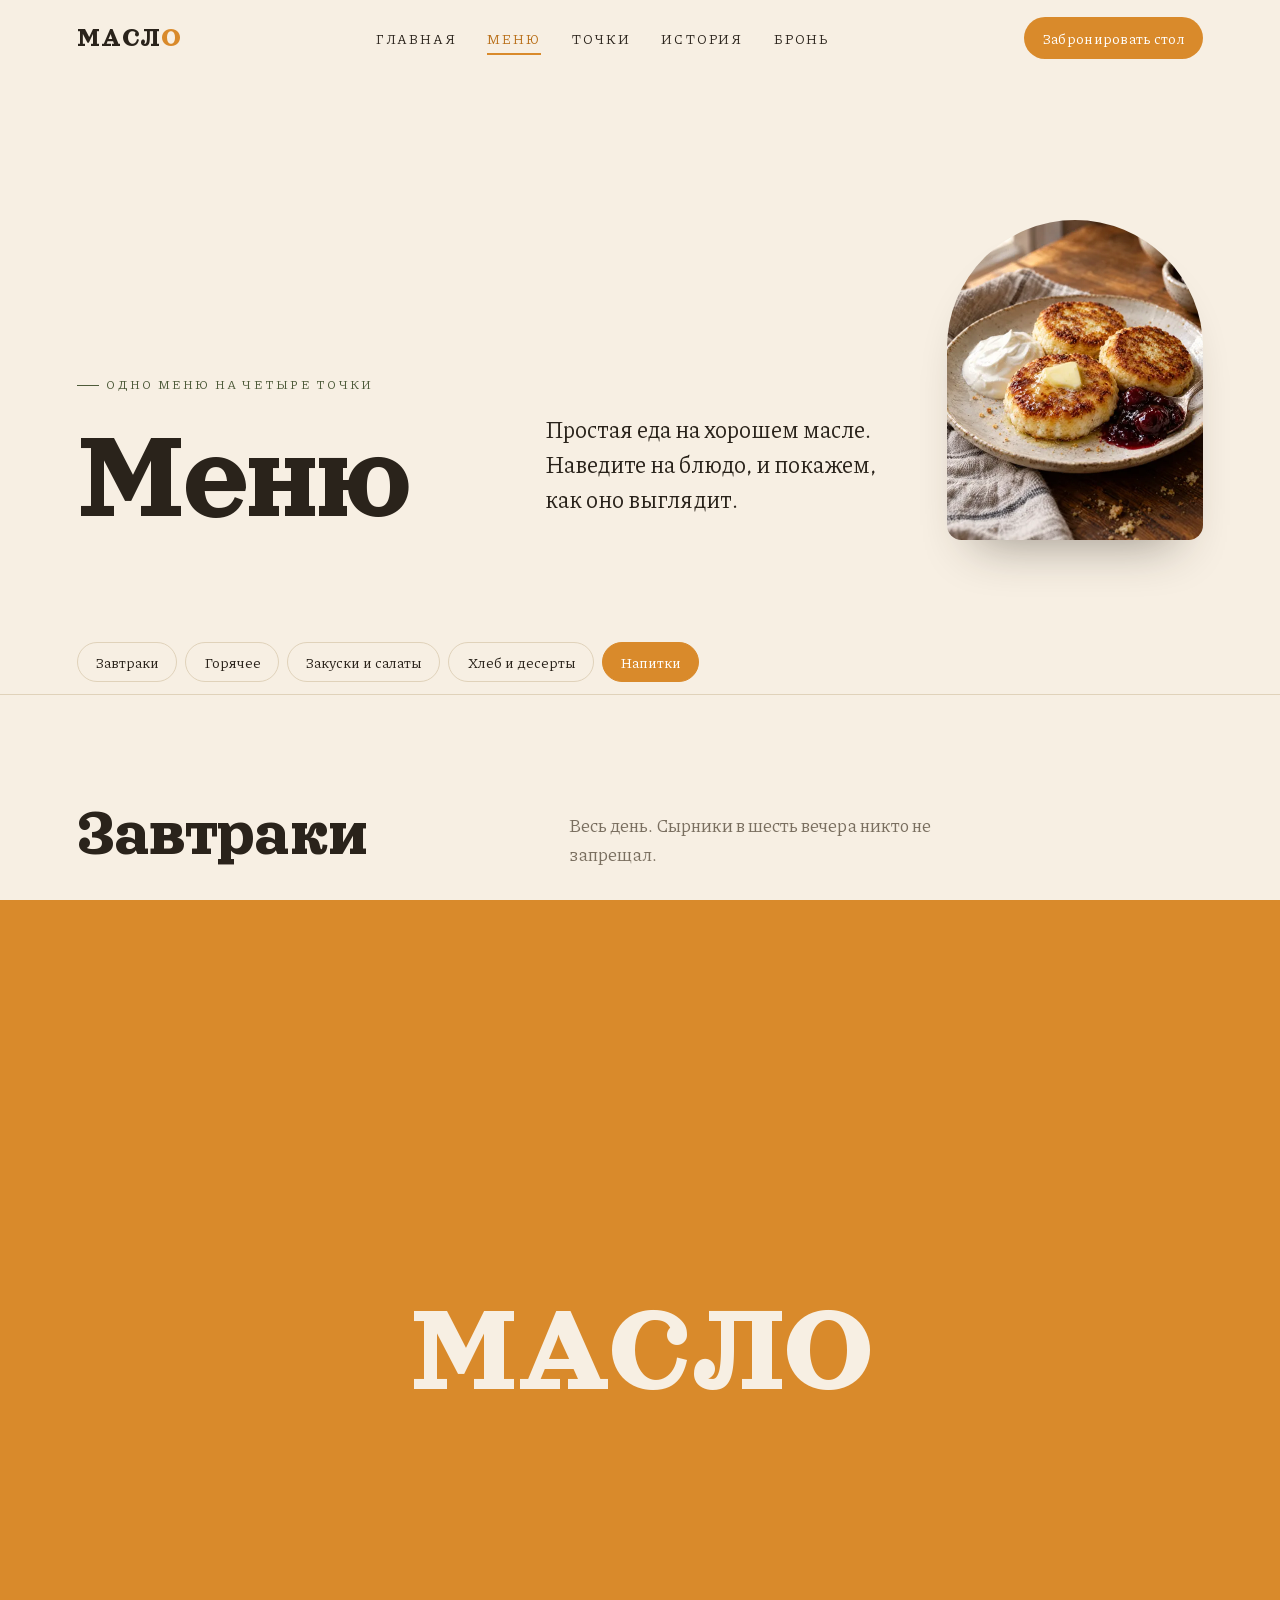
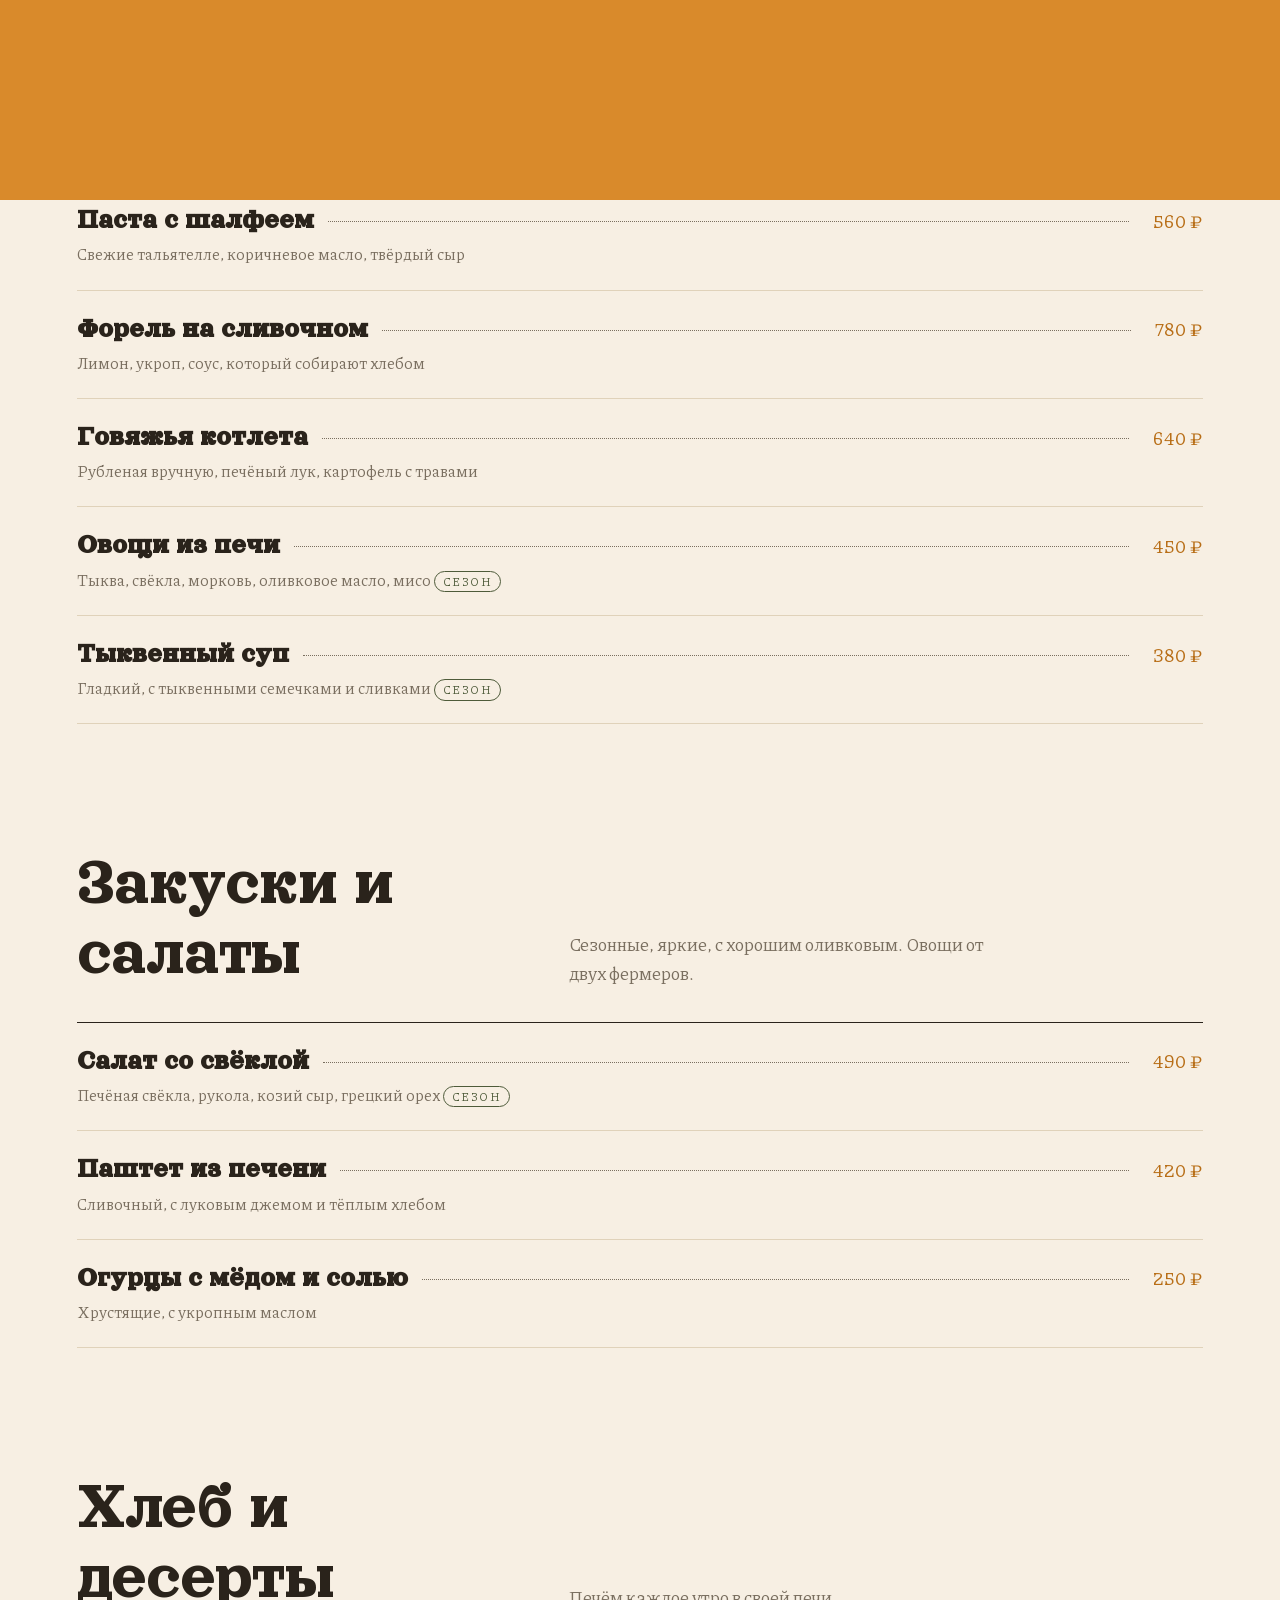
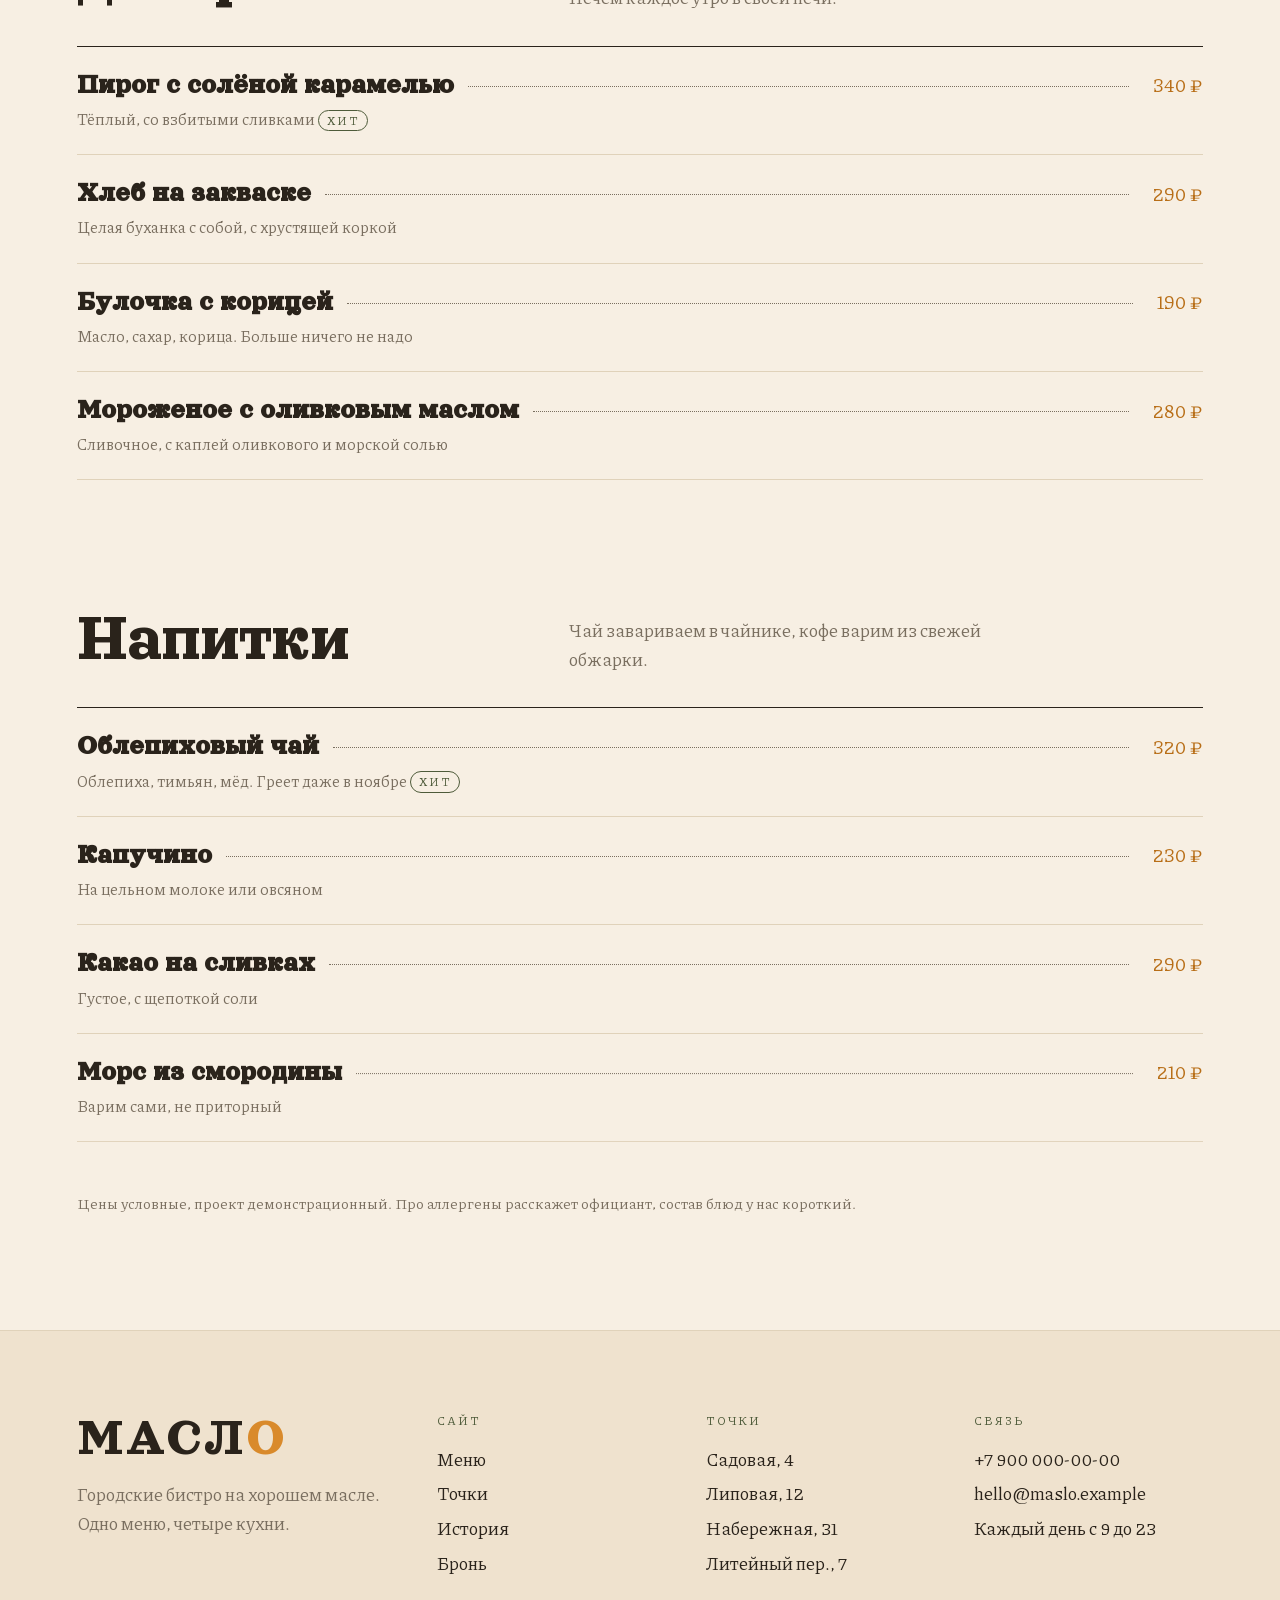
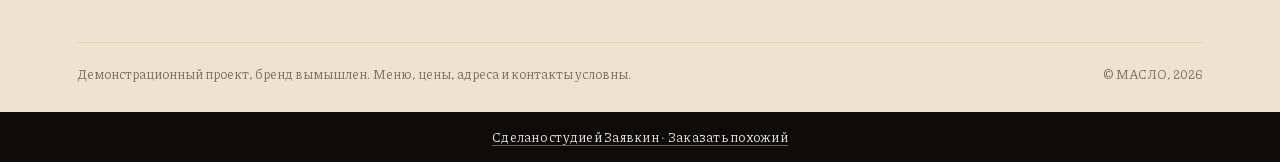
<file: menu.html>
<!doctype html>
<html lang="ru">
<head>
<meta charset="utf-8">
<meta name="robots" content="noindex">
<meta name="viewport" content="width=device-width, initial-scale=1">
<title>Меню · МАСЛО</title>
<meta name="description" content="Меню МАСЛО. Завтраки весь день, горячее на чугуне, салаты, хлеб из своей печи и десерты.">
<meta name="theme-color" content="#F7EFE3">
<link rel="icon" href="data:image/svg+xml,%3Csvg xmlns='http://www.w3.org/2000/svg' viewBox='0 0 64 64'%3E%3Ccircle cx='32' cy='32' r='30' fill='%23D98A2B'/%3E%3Ctext x='32' y='44' font-size='34' text-anchor='middle' fill='%23F7EFE3' font-family='Georgia'%3EМ%3C/text%3E%3C/svg%3E">
<link rel="preload" href="assets/fonts/OrelegaOne-normal-cyrillic.woff2" as="font" type="font/woff2" crossorigin>
<link rel="stylesheet" href="assets/fonts.css">
<link rel="stylesheet" href="assets/css/site.css">
</head>
<body class="has-mbar">

<header class="hdr">
  <a class="logo" href="index.html" aria-label="МАСЛО, на главную">МАСЛ<b>О</b></a>
  <nav class="nav" aria-label="Основное меню">
    <a href="index.html">Главная</a><a href="menu.html">Меню</a><a href="places.html">Точки</a><a href="story.html">История</a><a href="bron.html">Бронь</a>
  </nav>
  <a class="btn" href="bron.html">Забронировать стол</a>
  <button class="burger" aria-label="Открыть меню" aria-expanded="false" aria-controls="drawer"><span></span><span></span></button>
</header>
<nav class="drawer" id="drawer" aria-hidden="true">
  <a href="index.html">Главная</a><a href="menu.html">Меню</a><a href="places.html">Точки</a><a href="story.html">История</a><a href="bron.html">Бронь</a>
  <p class="muted">Каждый день с 9 до 23 · +7 900 000-00-00</p>
</nav>

<main>
<section class="page-head">
  <div class="wrap ph-row">
    <div><p class="kicker" data-rv>Одно меню на четыре точки</p><h1 class="d1" data-rv="1">Меню</h1></div>
    <div class="ph-side"><p class="lead" data-rv="2">Простая еда на хорошем масле. Наведите на блюдо, и покажем, как оно выглядит.</p><div class="ph-img" data-rv="3"><img src="assets/img/syrniki-s.webp" alt="Сырники со сметаной" width="640" height="800"></div></div>
  </div>
</section>
<nav class="tabs" aria-label="Разделы меню"><div class="wrap">
  <a href="#breakfast" class="on">Завтраки</a><a href="#hot">Горячее</a><a href="#cold">Закуски и салаты</a><a href="#sweet">Хлеб и десерты</a><a href="#drinks">Напитки</a>
</div></nav>
<div class="wrap">
  <section class="mcat" id="breakfast">
    <div class="mcat-head"><h2 class="d2" data-rv>Завтраки</h2><p data-rv="1">Весь день. Сырники в шесть вечера никто не запрещал.</p></div>
    <ul class="mlist">
      <li class="mi" data-img="assets/img/syrniki-s.webp"><img class="mi-thumb" src="assets/img/syrniki-s.webp" alt="" loading="lazy" width="76" height="92"><h3 class="mi-name">Сырники на топлёном</h3><span class="price">420 ₽</span><p class="mi-desc">Сметана, варенье из чёрной смородины, кусочек масла сверху <span class="mi-tag">хит</span></p></li>
      <li class="mi" data-img="assets/img/eggs-s.webp"><img class="mi-thumb" src="assets/img/eggs-s.webp" alt="" loading="lazy" width="76" height="92"><h3 class="mi-name">Яичница на чугуне</h3><span class="price">380 ₽</span><p class="mi-desc">Два яйца, тосты из своего хлеба, зелёное масло с травами </p></li>
      <li class="mi" data-img="assets/img/bread-s.webp"><img class="mi-thumb" src="assets/img/bread-s.webp" alt="" loading="lazy" width="76" height="92"><h3 class="mi-name">Хлеб с маслом и редиской</h3><span class="price">290 ₽</span><p class="mi-desc">Толстый ломоть хлеба на закваске, взбитое масло, редиска, соль </p></li>
      <li class="mi" data-img="assets/img/kasha-s.webp"><img class="mi-thumb" src="assets/img/kasha-s.webp" alt="" loading="lazy" width="76" height="92"><h3 class="mi-name">Каша на молоке</h3><span class="price">260 ₽</span><p class="mi-desc">Пшённая, с тыквой и ложкой топлёного масла </p></li>
      <li class="mi" data-img="assets/img/omelette-s.webp"><img class="mi-thumb" src="assets/img/omelette-s.webp" alt="" loading="lazy" width="76" height="92"><h3 class="mi-name">Омлет с зеленью</h3><span class="price">360 ₽</span><p class="mi-desc">Пышный, на сливочном, с укропом и козьим сыром </p></li>
    </ul>
  </section>
  <section class="mcat" id="hot">
    <div class="mcat-head"><h2 class="d2" data-rv>Горячее</h2><p data-rv="1">Жарим на чугуне, поливаем маслом с чесноком. Всё, что шипит, отсюда.</p></div>
    <ul class="mlist">
      <li class="mi" data-img="assets/img/chicken-s.webp"><img class="mi-thumb" src="assets/img/chicken-s.webp" alt="" loading="lazy" width="76" height="92"><h3 class="mi-name">Цыплёнок с пюре</h3><span class="price">690 ₽</span><p class="mi-desc">Корочка, пюре на сливочном, хрустящий шалфей <span class="mi-tag">хит</span></p></li>
      <li class="mi" data-img="assets/img/pasta-s.webp"><img class="mi-thumb" src="assets/img/pasta-s.webp" alt="" loading="lazy" width="76" height="92"><h3 class="mi-name">Паста с шалфеем</h3><span class="price">560 ₽</span><p class="mi-desc">Свежие тальятелле, коричневое масло, твёрдый сыр </p></li>
      <li class="mi" data-img="assets/img/trout-s.webp"><img class="mi-thumb" src="assets/img/trout-s.webp" alt="" loading="lazy" width="76" height="92"><h3 class="mi-name">Форель на сливочном</h3><span class="price">780 ₽</span><p class="mi-desc">Лимон, укроп, соус, который собирают хлебом </p></li>
      <li class="mi" data-img="assets/img/cutlet-s.webp"><img class="mi-thumb" src="assets/img/cutlet-s.webp" alt="" loading="lazy" width="76" height="92"><h3 class="mi-name">Говяжья котлета</h3><span class="price">640 ₽</span><p class="mi-desc">Рубленая вручную, печёный лук, картофель с травами </p></li>
      <li class="mi" data-img="assets/img/veg-s.webp"><img class="mi-thumb" src="assets/img/veg-s.webp" alt="" loading="lazy" width="76" height="92"><h3 class="mi-name">Овощи из печи</h3><span class="price">450 ₽</span><p class="mi-desc">Тыква, свёкла, морковь, оливковое масло, мисо <span class="mi-tag">сезон</span></p></li>
      <li class="mi" data-img="assets/img/soup-s.webp"><img class="mi-thumb" src="assets/img/soup-s.webp" alt="" loading="lazy" width="76" height="92"><h3 class="mi-name">Тыквенный суп</h3><span class="price">380 ₽</span><p class="mi-desc">Гладкий, с тыквенными семечками и сливками <span class="mi-tag">сезон</span></p></li>
    </ul>
  </section>
  <section class="mcat" id="cold">
    <div class="mcat-head"><h2 class="d2" data-rv>Закуски и салаты</h2><p data-rv="1">Сезонные, яркие, с хорошим оливковым. Овощи от двух фермеров.</p></div>
    <ul class="mlist">
      <li class="mi" data-img="assets/img/salad-s.webp"><img class="mi-thumb" src="assets/img/salad-s.webp" alt="" loading="lazy" width="76" height="92"><h3 class="mi-name">Салат со свёклой</h3><span class="price">490 ₽</span><p class="mi-desc">Печёная свёкла, рукола, козий сыр, грецкий орех <span class="mi-tag">сезон</span></p></li>
      <li class="mi" data-img="assets/img/pate-s.webp"><img class="mi-thumb" src="assets/img/pate-s.webp" alt="" loading="lazy" width="76" height="92"><h3 class="mi-name">Паштет из печени</h3><span class="price">420 ₽</span><p class="mi-desc">Сливочный, с луковым джемом и тёплым хлебом </p></li>
      <li class="mi" data-img="assets/img/cucumbers-s.webp"><img class="mi-thumb" src="assets/img/cucumbers-s.webp" alt="" loading="lazy" width="76" height="92"><h3 class="mi-name">Огурцы с мёдом и солью</h3><span class="price">250 ₽</span><p class="mi-desc">Хрустящие, с укропным маслом </p></li>
    </ul>
  </section>
  <section class="mcat" id="sweet">
    <div class="mcat-head"><h2 class="d2" data-rv>Хлеб и десерты</h2><p data-rv="1">Печём каждое утро в своей печи.</p></div>
    <ul class="mlist">
      <li class="mi" data-img="assets/img/cake-s.webp"><img class="mi-thumb" src="assets/img/cake-s.webp" alt="" loading="lazy" width="76" height="92"><h3 class="mi-name">Пирог с солёной карамелью</h3><span class="price">340 ₽</span><p class="mi-desc">Тёплый, со взбитыми сливками <span class="mi-tag">хит</span></p></li>
      <li class="mi" data-img="assets/img/bread-hands-s.webp"><img class="mi-thumb" src="assets/img/bread-hands-s.webp" alt="" loading="lazy" width="76" height="92"><h3 class="mi-name">Хлеб на закваске</h3><span class="price">290 ₽</span><p class="mi-desc">Целая буханка с собой, с хрустящей коркой</p></li>
      <li class="mi" data-img="assets/img/cinnamon-s.webp"><img class="mi-thumb" src="assets/img/cinnamon-s.webp" alt="" loading="lazy" width="76" height="92"><h3 class="mi-name">Булочка с корицей</h3><span class="price">190 ₽</span><p class="mi-desc">Масло, сахар, корица. Больше ничего не надо </p></li>
      <li class="mi" data-img="assets/img/icecream-s.webp"><img class="mi-thumb" src="assets/img/icecream-s.webp" alt="" loading="lazy" width="76" height="92"><h3 class="mi-name">Мороженое с оливковым маслом</h3><span class="price">280 ₽</span><p class="mi-desc">Сливочное, с каплей оливкового и морской солью </p></li>
    </ul>
  </section>
  <section class="mcat" id="drinks">
    <div class="mcat-head"><h2 class="d2" data-rv>Напитки</h2><p data-rv="1">Чай завариваем в чайнике, кофе варим из свежей обжарки.</p></div>
    <ul class="mlist">
      <li class="mi" data-img="assets/img/tea-s.webp"><img class="mi-thumb" src="assets/img/tea-s.webp" alt="" loading="lazy" width="76" height="92"><h3 class="mi-name">Облепиховый чай</h3><span class="price">320 ₽</span><p class="mi-desc">Облепиха, тимьян, мёд. Греет даже в ноябре <span class="mi-tag">хит</span></p></li>
      <li class="mi" data-img="assets/img/cappuccino-s.webp"><img class="mi-thumb" src="assets/img/cappuccino-s.webp" alt="" loading="lazy" width="76" height="92"><h3 class="mi-name">Капучино</h3><span class="price">230 ₽</span><p class="mi-desc">На цельном молоке или овсяном </p></li>
      <li class="mi" data-img="assets/img/cocoa-s.webp"><img class="mi-thumb" src="assets/img/cocoa-s.webp" alt="" loading="lazy" width="76" height="92"><h3 class="mi-name">Какао на сливках</h3><span class="price">290 ₽</span><p class="mi-desc">Густое, с щепоткой соли </p></li>
      <li class="mi" data-img="assets/img/mors-s.webp"><img class="mi-thumb" src="assets/img/mors-s.webp" alt="" loading="lazy" width="76" height="92"><h3 class="mi-name">Морс из смородины</h3><span class="price">210 ₽</span><p class="mi-desc">Варим сами, не приторный </p></li>
    </ul>
  </section>
  <p class="menu-note">Цены условные, проект демонстрационный. Про аллергены расскажет официант, состав блюд у нас короткий.</p>
</div>
</main>

<footer class="ftr">
  <div class="wrap">
    <div class="ftr-grid">
      <div><a class="logo" href="index.html">МАСЛ<b>О</b></a><p class="muted">Городские бистро на хорошем масле.<br>Одно меню, четыре кухни.</p></div>
      <div><h4>Сайт</h4><ul><li><a href="menu.html">Меню</a></li><li><a href="places.html">Точки</a></li><li><a href="story.html">История</a></li><li><a href="bron.html">Бронь</a></li></ul></div>
      <div><h4>Точки</h4><ul><li>Садовая, 4</li><li>Липовая, 12</li><li>Набережная, 31</li><li>Литейный пер., 7</li></ul></div>
      <div><h4>Связь</h4><ul><li><a href="tel:+79000000000">+7 900 000-00-00</a></li><li><a href="mailto:hello@maslo.example">hello@maslo.example</a></li><li>Каждый день с 9 до 23</li></ul></div>
    </div>
    <div class="ftr-note"><span>Демонстрационный проект, бренд вымышлен. Меню, цены, адреса и контакты условны.</span><span>© МАСЛО, 2026</span></div>
  </div>
</footer>
<nav class="mbar" aria-label="Быстрые действия"><a href="places.html">Точки</a><a class="go" href="bron.html">Забронировать</a></nav>

<script src="assets/vendor/gsap.min.js" defer></script>
<script src="assets/vendor/ScrollTrigger.min.js" defer></script>
<script src="assets/vendor/lenis.min.js" defer></script>
<script src="assets/js/site.js" defer></script>
<!-- Плашка студии (слово Саши 29.10). Ведёт на https://zayavkins.ru/sajty (живёт с многостраничником). На github.io до выкладки стоит /#sajty -->
<aside class="zv-plashka" aria-label="Студия Заявкин"><a href="https://zayavkins.ru/sajty">Сделано студией Заявкин · Заказать похожий</a></aside>
<style>.zv-plashka{position:relative;z-index:5;background:#0D0C0B;color:#E9E4DA;text-align:center;padding:16px;font-size:13px;line-height:1.4;letter-spacing:.02em}.zv-plashka a{color:inherit;text-decoration:underline;text-underline-offset:3px;text-decoration-color:rgba(233,228,218,.4);display:inline-block;padding:12px 4px;margin:-12px 0}.zv-plashka a:hover,.zv-plashka a:focus-visible{text-decoration-color:currentColor}</style>
</body>
</html>
</file>
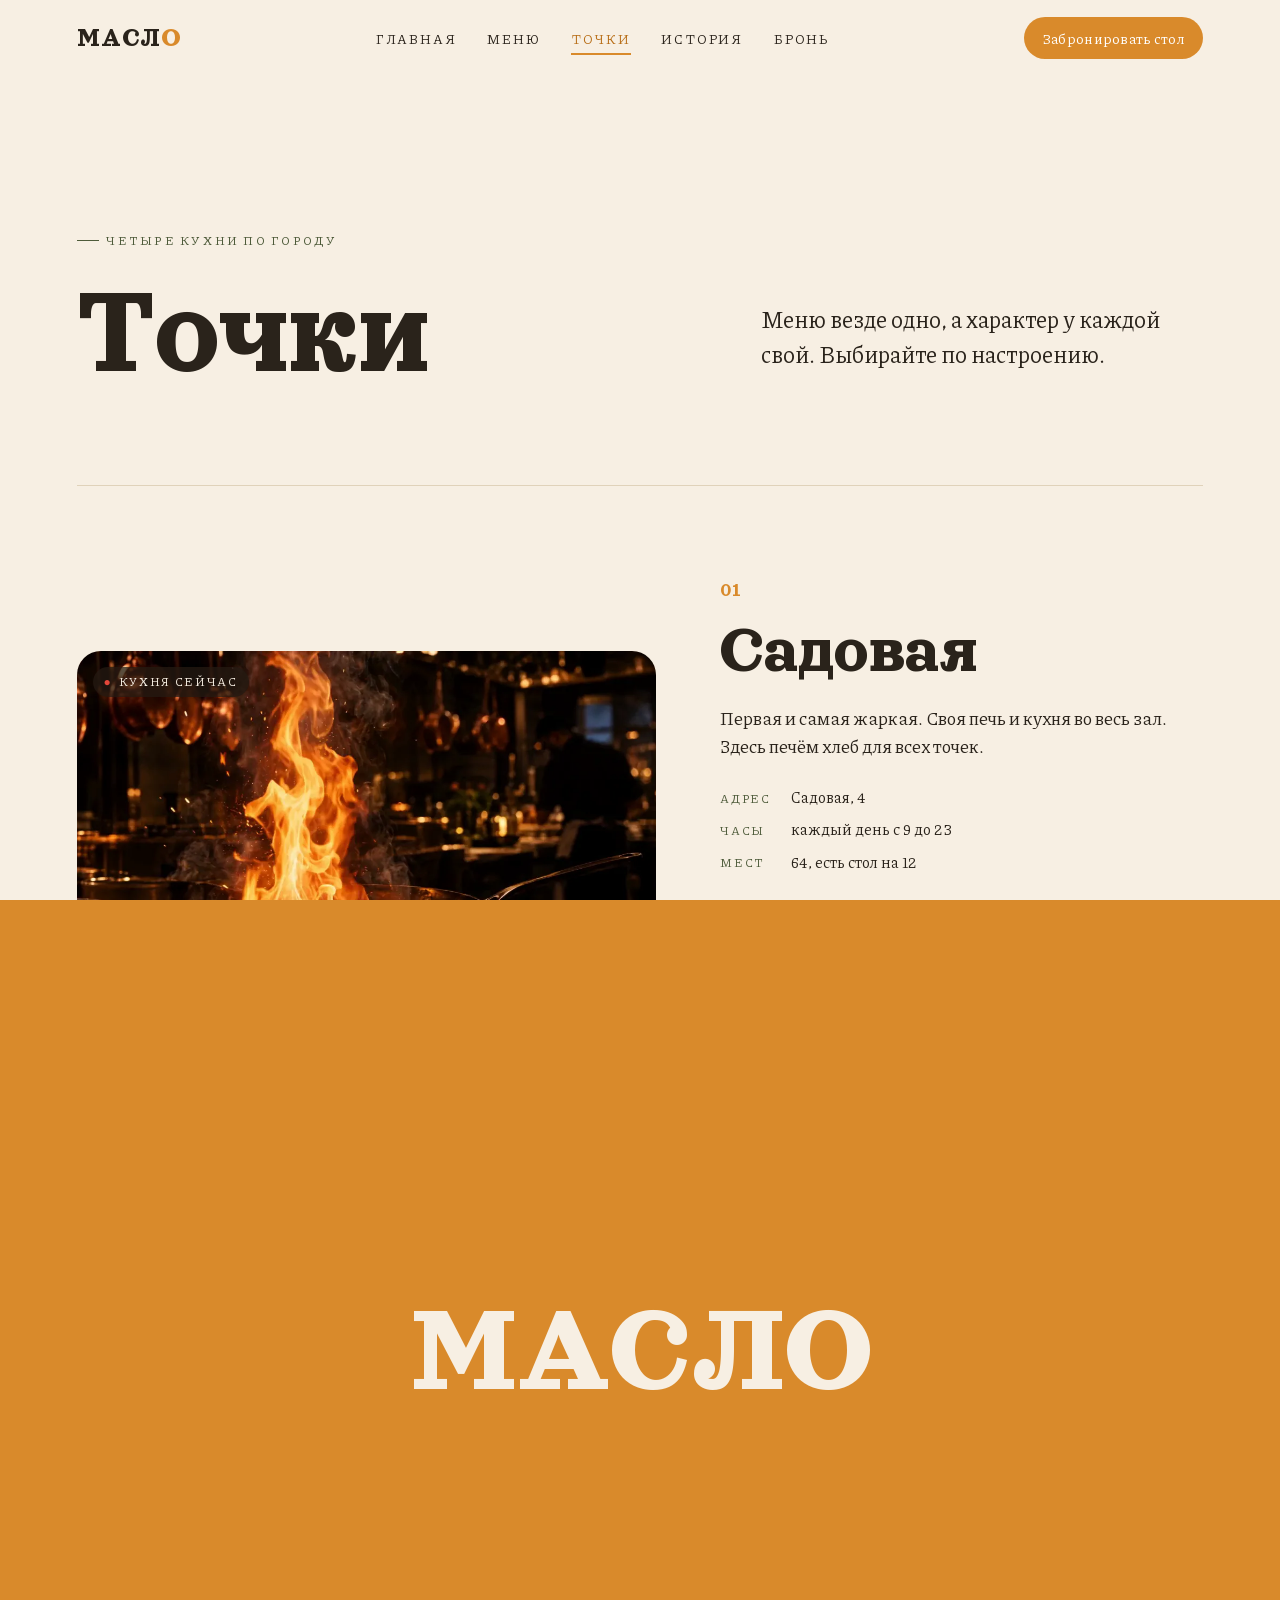
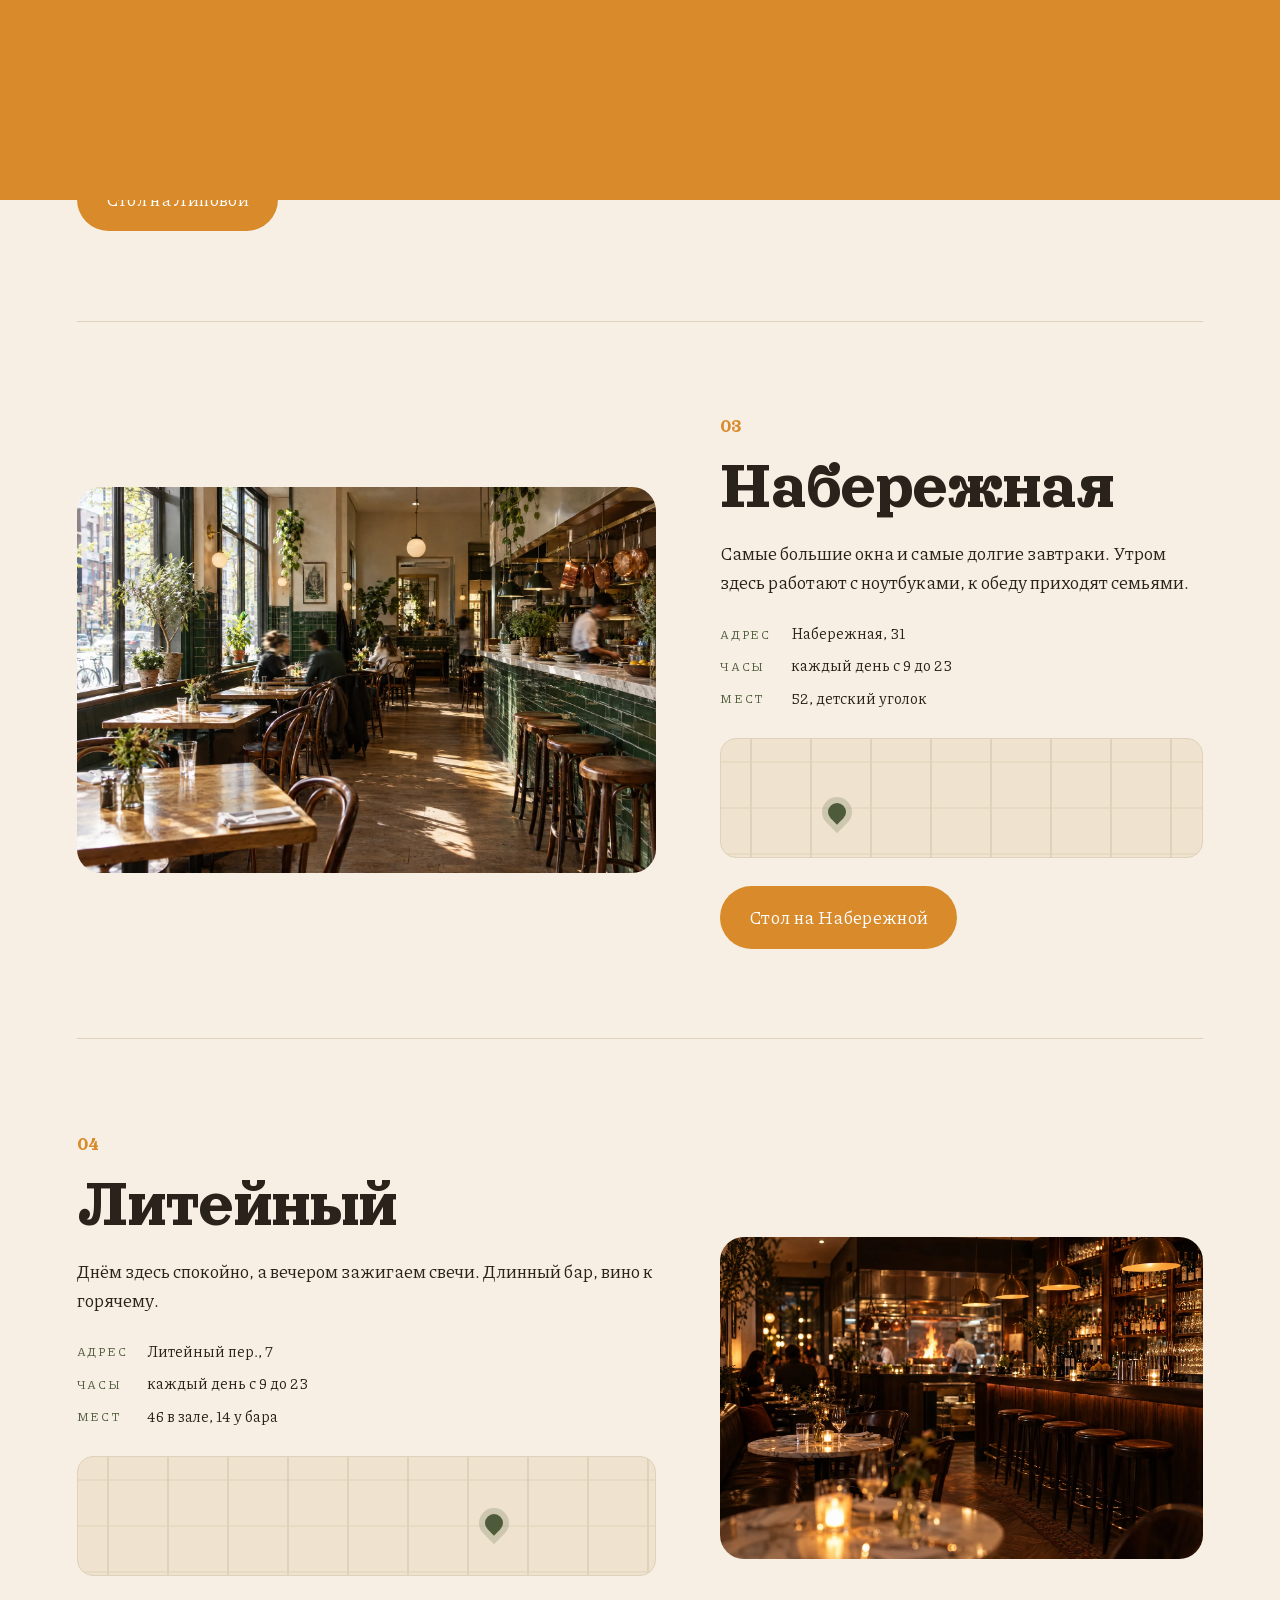
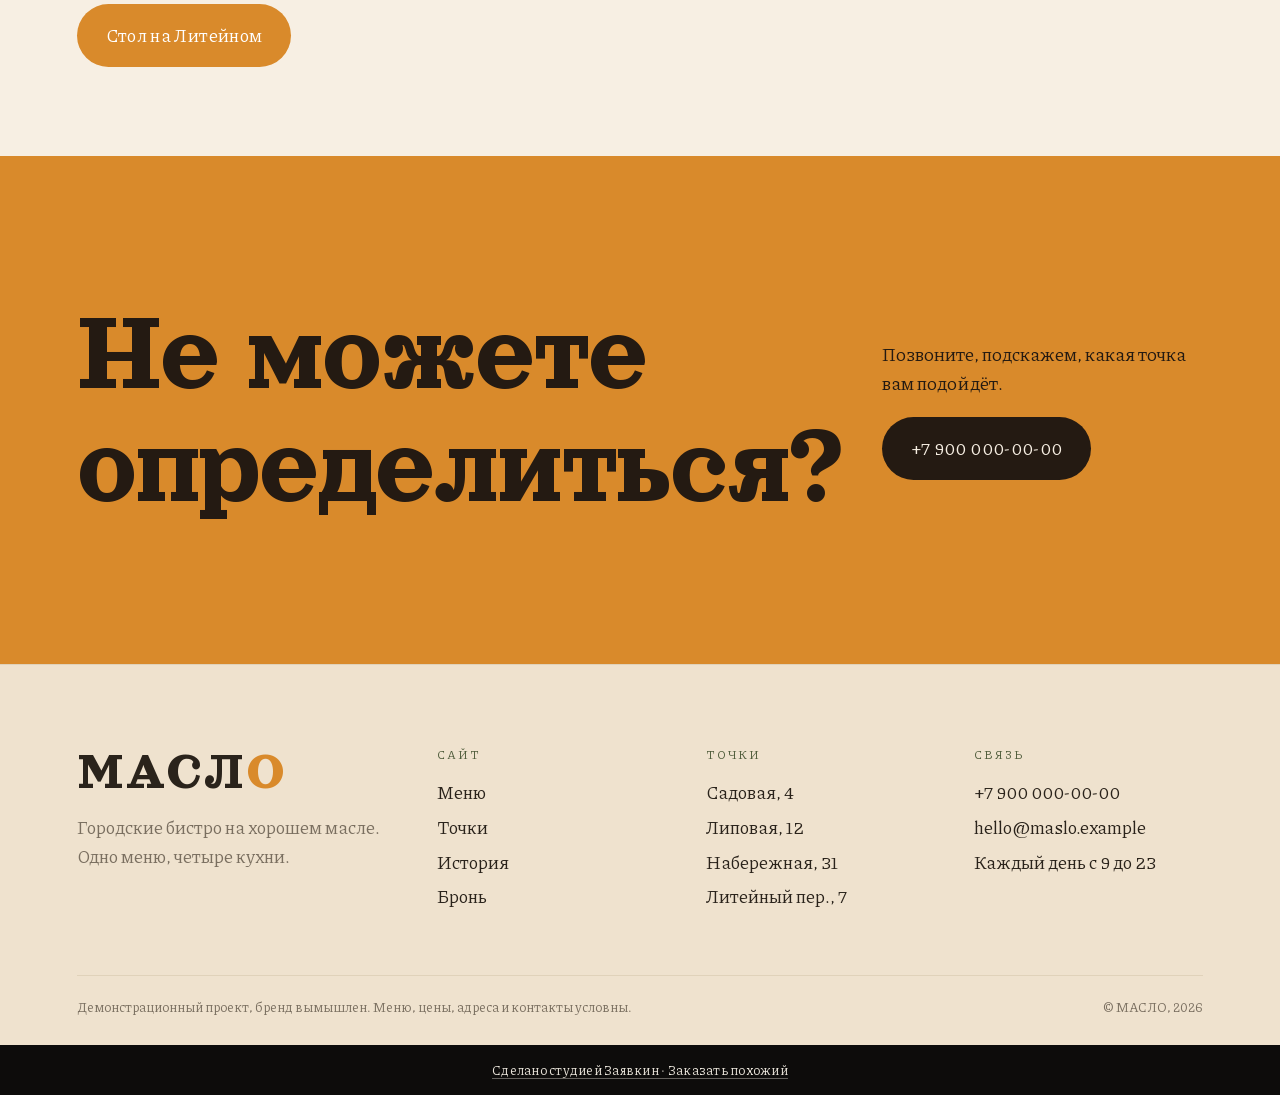
<file: places.html>
<!doctype html>
<html lang="ru">
<head>
<meta charset="utf-8">
<meta name="robots" content="noindex">
<meta name="viewport" content="width=device-width, initial-scale=1">
<title>Точки · МАСЛО</title>
<meta name="description" content="Четыре бистро МАСЛО по городу. Адреса, часы и характер каждой точки.">
<meta name="theme-color" content="#F7EFE3">
<link rel="icon" href="data:image/svg+xml,%3Csvg xmlns='http://www.w3.org/2000/svg' viewBox='0 0 64 64'%3E%3Ccircle cx='32' cy='32' r='30' fill='%23D98A2B'/%3E%3Ctext x='32' y='44' font-size='34' text-anchor='middle' fill='%23F7EFE3' font-family='Georgia'%3EМ%3C/text%3E%3C/svg%3E">
<link rel="preload" href="assets/fonts/OrelegaOne-normal-cyrillic.woff2" as="font" type="font/woff2" crossorigin>
<link rel="stylesheet" href="assets/fonts.css">
<link rel="stylesheet" href="assets/css/site.css">
</head>
<body class="has-mbar">

<header class="hdr">
  <a class="logo" href="index.html" aria-label="МАСЛО, на главную">МАСЛ<b>О</b></a>
  <nav class="nav" aria-label="Основное меню">
    <a href="index.html">Главная</a><a href="menu.html">Меню</a><a href="places.html">Точки</a><a href="story.html">История</a><a href="bron.html">Бронь</a>
  </nav>
  <a class="btn" href="bron.html">Забронировать стол</a>
  <button class="burger" aria-label="Открыть меню" aria-expanded="false" aria-controls="drawer"><span></span><span></span></button>
</header>
<nav class="drawer" id="drawer" aria-hidden="true">
  <a href="index.html">Главная</a><a href="menu.html">Меню</a><a href="places.html">Точки</a><a href="story.html">История</a><a href="bron.html">Бронь</a>
  <p class="muted">Каждый день с 9 до 23 · +7 900 000-00-00</p>
</nav>

<main>
<section class="page-head">
  <div class="wrap ph-row">
    <div><p class="kicker" data-rv>Четыре кухни по городу</p><h1 class="d1" data-rv="1">Точки</h1></div>
    <p class="lead" data-rv="2">Меню везде одно, а характер у каждой свой. Выбирайте по настроению.</p>
  </div>
</section>
<div class="wrap">
  <article class="place" id="sadovaya">
    <div class="place-media" data-rv>
      <img class="k-poster" src="assets/img/kitchen-poster.webp" alt="" aria-hidden="true" style="position:absolute;inset:0">
      <video muted playsinline loop preload="none" data-loop data-src="assets/video/kitchen-loop.mp4" data-src-m="assets/video/kitchen-loop-m.mp4" aria-label="Огонь на кухне Садовой" style="position:relative"></video>
      <span class="badge">Кухня сейчас</span>
    </div>
    <div>
      <span class="num" data-rv>01</span>
      <h2 class="d2" data-rv="1">Садовая</h2>
      <p data-rv="2">Первая и самая жаркая. Своя печь и кухня во весь зал. Здесь печём хлеб для всех точек.</p>
      <dl data-rv="3"><dt>Адрес</dt><dd>Садовая, 4</dd><dt>Часы</dt><dd>каждый день с 9 до 23</dd><dt>Мест</dt><dd>64, есть стол на 12</dd></dl>
      <div class="map" style="--x:38%;--y:44%" aria-hidden="true"></div>
      <a class="btn" href="bron.html?place=sadovaya">Стол на Садовой</a>
    </div>
  </article>
  <article class="place" id="lipovaya">
    <div class="place-media" data-rv><img src="assets/img/int-courtyard.webp" alt="Зал с распахнутыми дверями во двор с зеленью" loading="lazy" width="1800" height="1195"></div>
    <div>
      <span class="num" data-rv>02</span>
      <h2 class="d2" data-rv="1">Липовая</h2>
      <p data-rv="2">Тихий двор с липами и виноградом. С мая по октябрь столы стоят во дворе, а в прохладные вечера выдаём пледы.</p>
      <dl data-rv="3"><dt>Адрес</dt><dd>Липовая, 12, во дворе</dd><dt>Часы</dt><dd>каждый день с 9 до 23</dd><dt>Мест</dt><dd>40 в зале, 30 во дворе</dd></dl>
      <div class="map" style="--x:64%;--y:30%" aria-hidden="true"></div>
      <a class="btn" href="bron.html?place=lipovaya">Стол на Липовой</a>
    </div>
  </article>
  <article class="place" id="naberezhnaya">
    <div class="place-media" data-rv><img src="assets/img/int-morning.webp" alt="Светлый утренний зал с большими окнами" loading="lazy" width="1800" height="1195"></div>
    <div>
      <span class="num" data-rv>03</span>
      <h2 class="d2" data-rv="1">Набережная</h2>
      <p data-rv="2">Самые большие окна и самые долгие завтраки. Утром здесь работают с ноутбуками, к обеду приходят семьями.</p>
      <dl data-rv="3"><dt>Адрес</dt><dd>Набережная, 31</dd><dt>Часы</dt><dd>каждый день с 9 до 23</dd><dt>Мест</dt><dd>52, детский уголок</dd></dl>
      <div class="map" style="--x:24%;--y:62%" aria-hidden="true"></div>
      <a class="btn" href="bron.html?place=naberezhnaya">Стол на Набережной</a>
    </div>
  </article>
  <article class="place" id="liteyny">
    <div class="place-media" data-rv><img src="assets/img/int-evening.webp" alt="Вечерний зал со свечами и длинной барной стойкой" loading="lazy" width="1800" height="1195"></div>
    <div>
      <span class="num" data-rv>04</span>
      <h2 class="d2" data-rv="1">Литейный</h2>
      <p data-rv="2">Днём здесь спокойно, а вечером зажигаем свечи. Длинный бар, вино к горячему.</p>
      <dl data-rv="3"><dt>Адрес</dt><dd>Литейный пер., 7</dd><dt>Часы</dt><dd>каждый день с 9 до 23</dd><dt>Мест</dt><dd>46 в зале, 14 у бара</dd></dl>
      <div class="map" style="--x:72%;--y:56%" aria-hidden="true"></div>
      <a class="btn" href="bron.html?place=liteyny">Стол на Литейном</a>
    </div>
  </article>
</div>
<section class="cta">
  <div class="wrap">
    <h2 class="d1" data-rv>Не можете<br>определиться?</h2>
    <div data-rv="1"><p>Позвоните, подскажем, какая точка вам подойдёт.</p><a class="btn" href="tel:+79000000000">+7 900 000-00-00</a></div>
  </div>
</section>
</main>

<footer class="ftr">
  <div class="wrap">
    <div class="ftr-grid">
      <div><a class="logo" href="index.html">МАСЛ<b>О</b></a><p class="muted">Городские бистро на хорошем масле.<br>Одно меню, четыре кухни.</p></div>
      <div><h4>Сайт</h4><ul><li><a href="menu.html">Меню</a></li><li><a href="places.html">Точки</a></li><li><a href="story.html">История</a></li><li><a href="bron.html">Бронь</a></li></ul></div>
      <div><h4>Точки</h4><ul><li>Садовая, 4</li><li>Липовая, 12</li><li>Набережная, 31</li><li>Литейный пер., 7</li></ul></div>
      <div><h4>Связь</h4><ul><li><a href="tel:+79000000000">+7 900 000-00-00</a></li><li><a href="mailto:hello@maslo.example">hello@maslo.example</a></li><li>Каждый день с 9 до 23</li></ul></div>
    </div>
    <div class="ftr-note"><span>Демонстрационный проект, бренд вымышлен. Меню, цены, адреса и контакты условны.</span><span>© МАСЛО, 2026</span></div>
  </div>
</footer>
<nav class="mbar" aria-label="Быстрые действия"><a href="places.html">Точки</a><a class="go" href="bron.html">Забронировать</a></nav>

<script src="assets/vendor/gsap.min.js" defer></script>
<script src="assets/vendor/ScrollTrigger.min.js" defer></script>
<script src="assets/vendor/lenis.min.js" defer></script>
<script src="assets/js/site.js" defer></script>
<!-- Плашка студии (слово Саши 29.10). Ведёт на https://zayavkins.ru/sajty (живёт с многостраничником). На github.io до выкладки стоит /#sajty -->
<aside class="zv-plashka" aria-label="Студия Заявкин"><a href="https://zayavkins.ru/sajty">Сделано студией Заявкин · Заказать похожий</a></aside>
<style>.zv-plashka{position:relative;z-index:5;background:#0D0C0B;color:#E9E4DA;text-align:center;padding:16px;font-size:13px;line-height:1.4;letter-spacing:.02em}.zv-plashka a{color:inherit;text-decoration:underline;text-underline-offset:3px;text-decoration-color:rgba(233,228,218,.4);display:inline-block;padding:12px 4px;margin:-12px 0}.zv-plashka a:hover,.zv-plashka a:focus-visible{text-decoration-color:currentColor}</style>
</body>
</html>
</file>
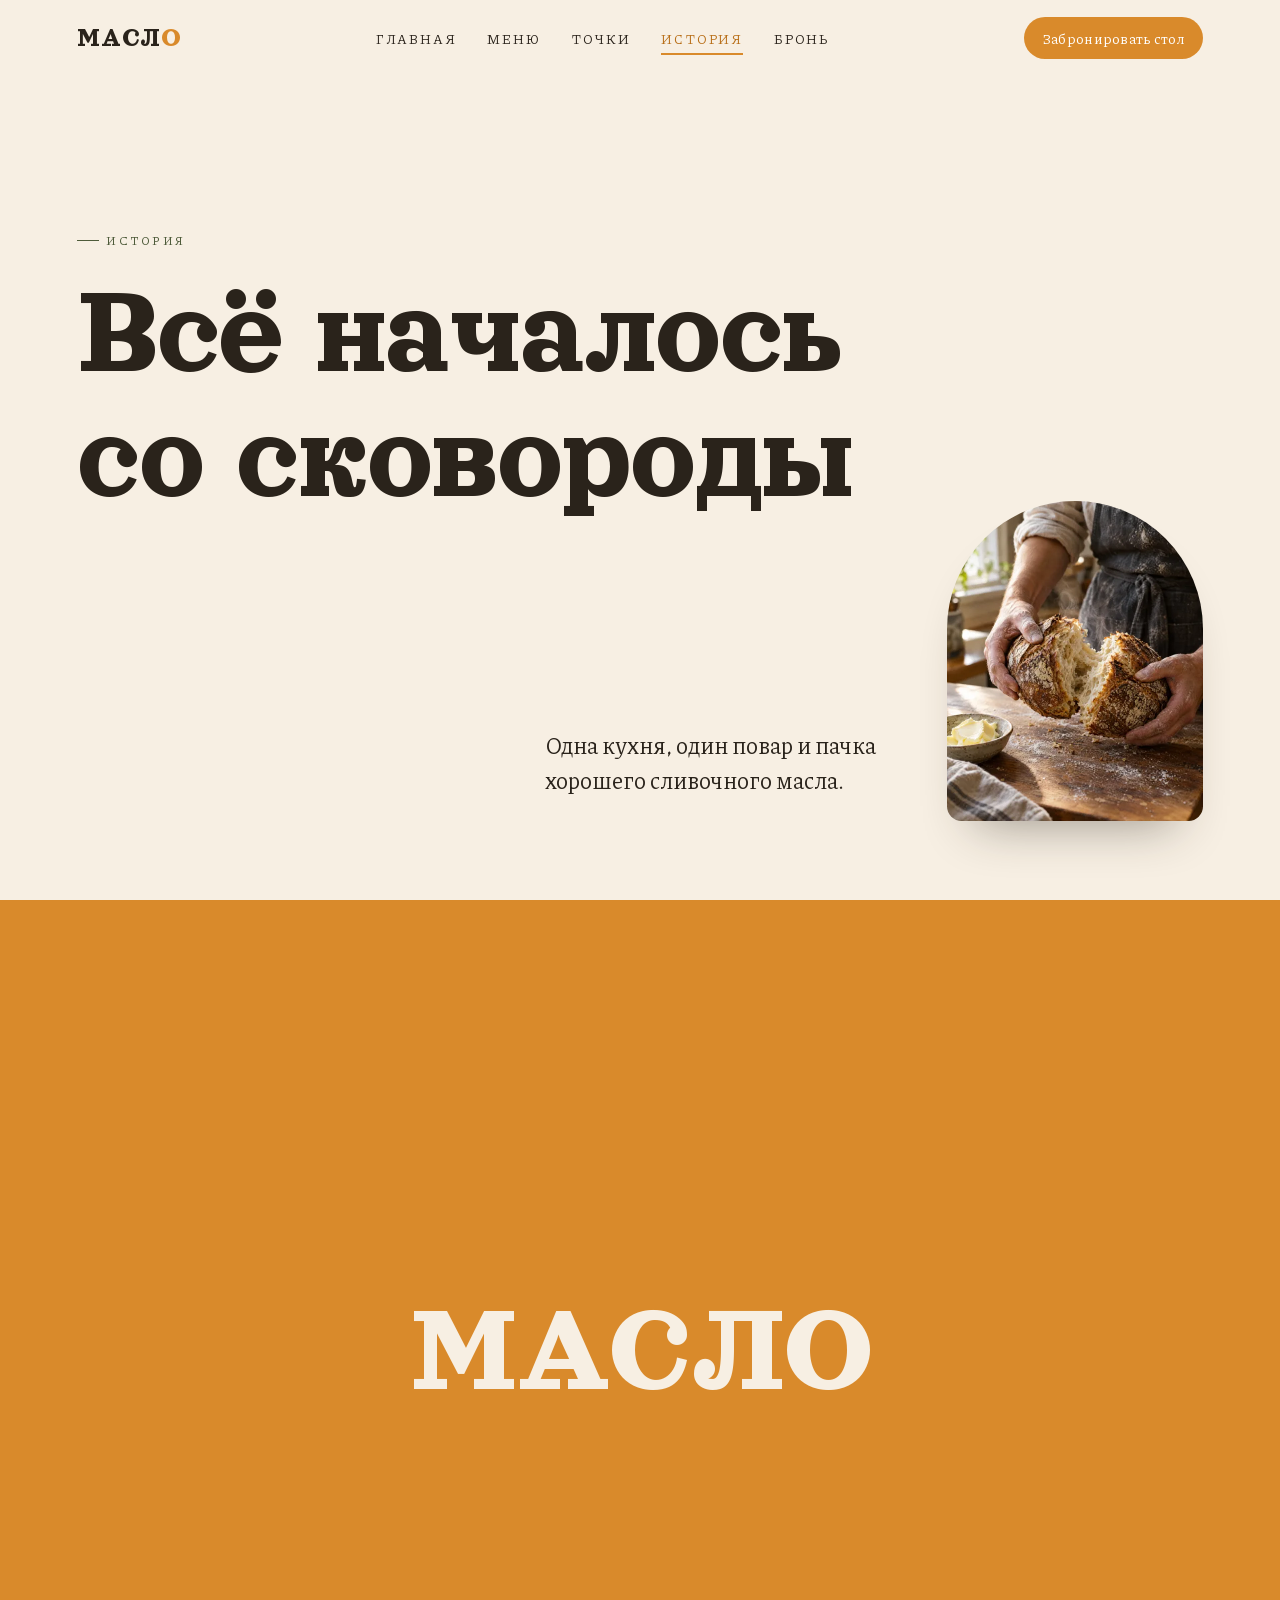
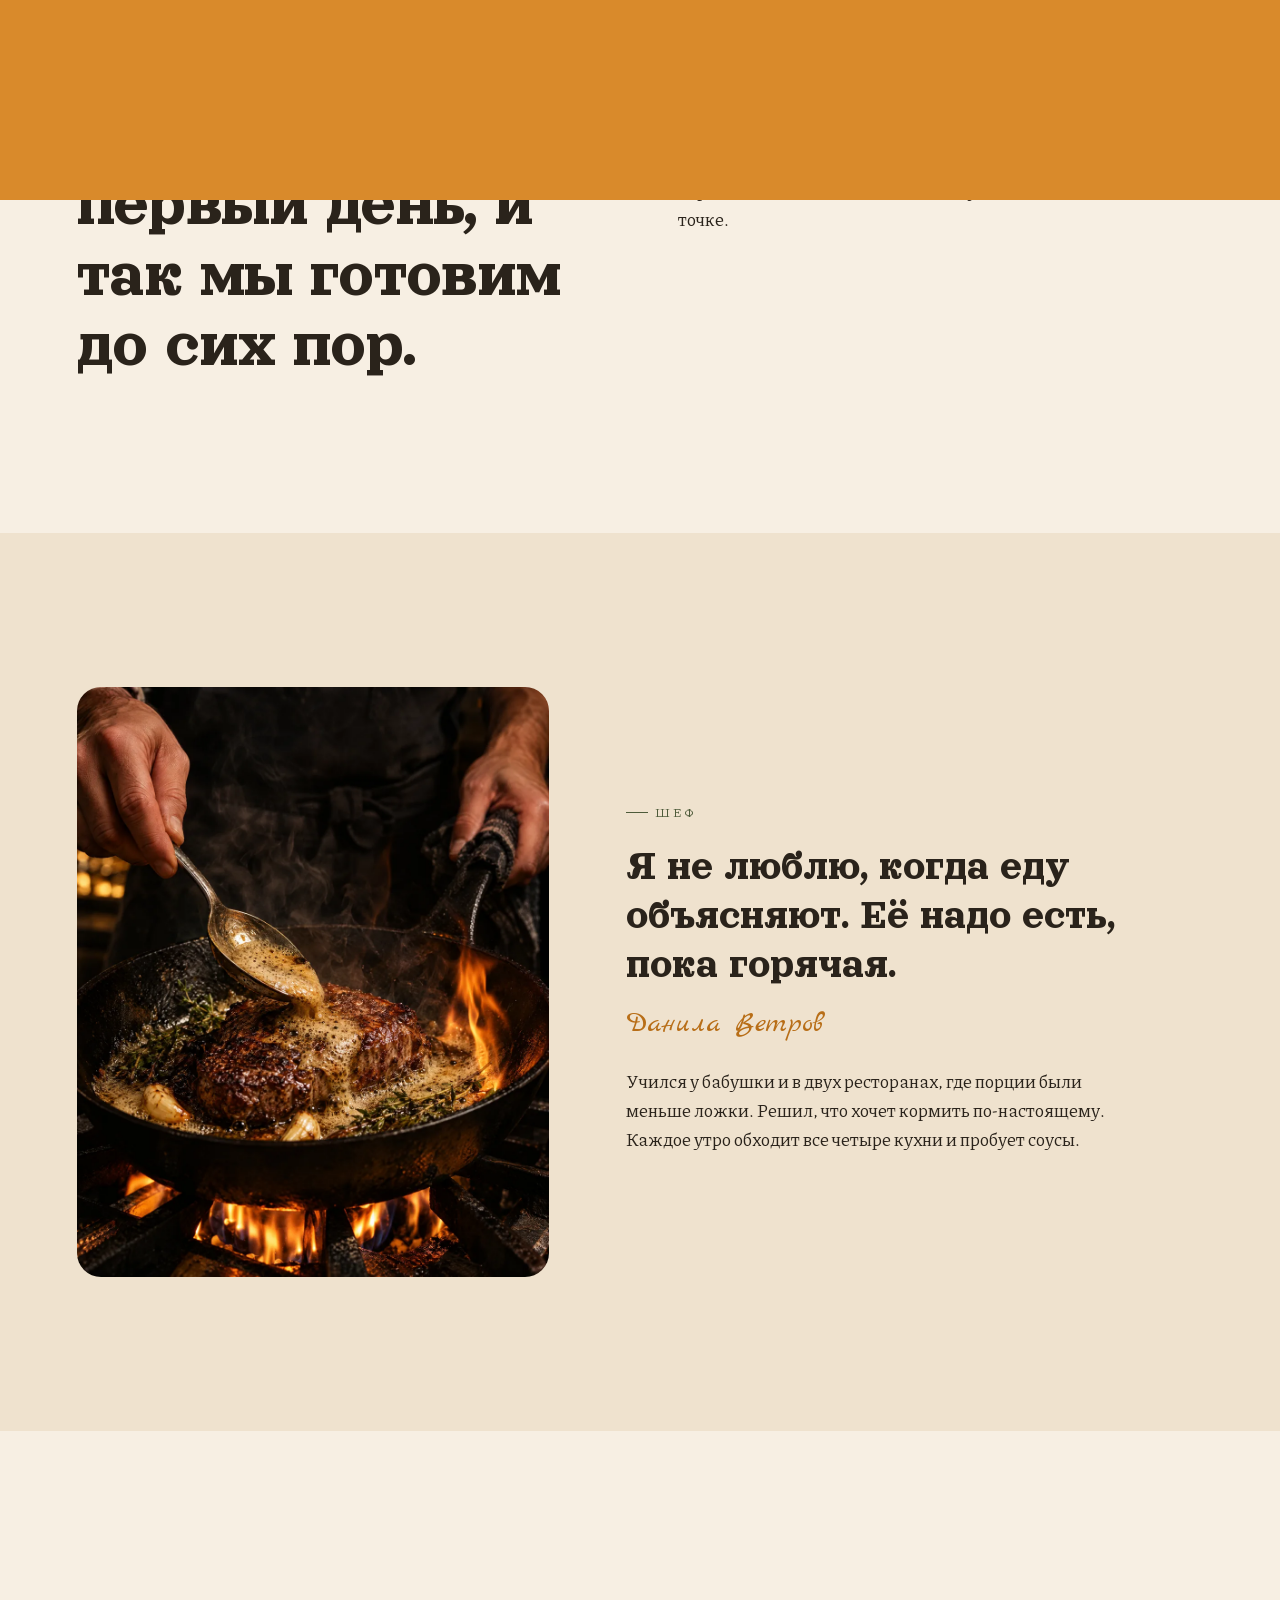
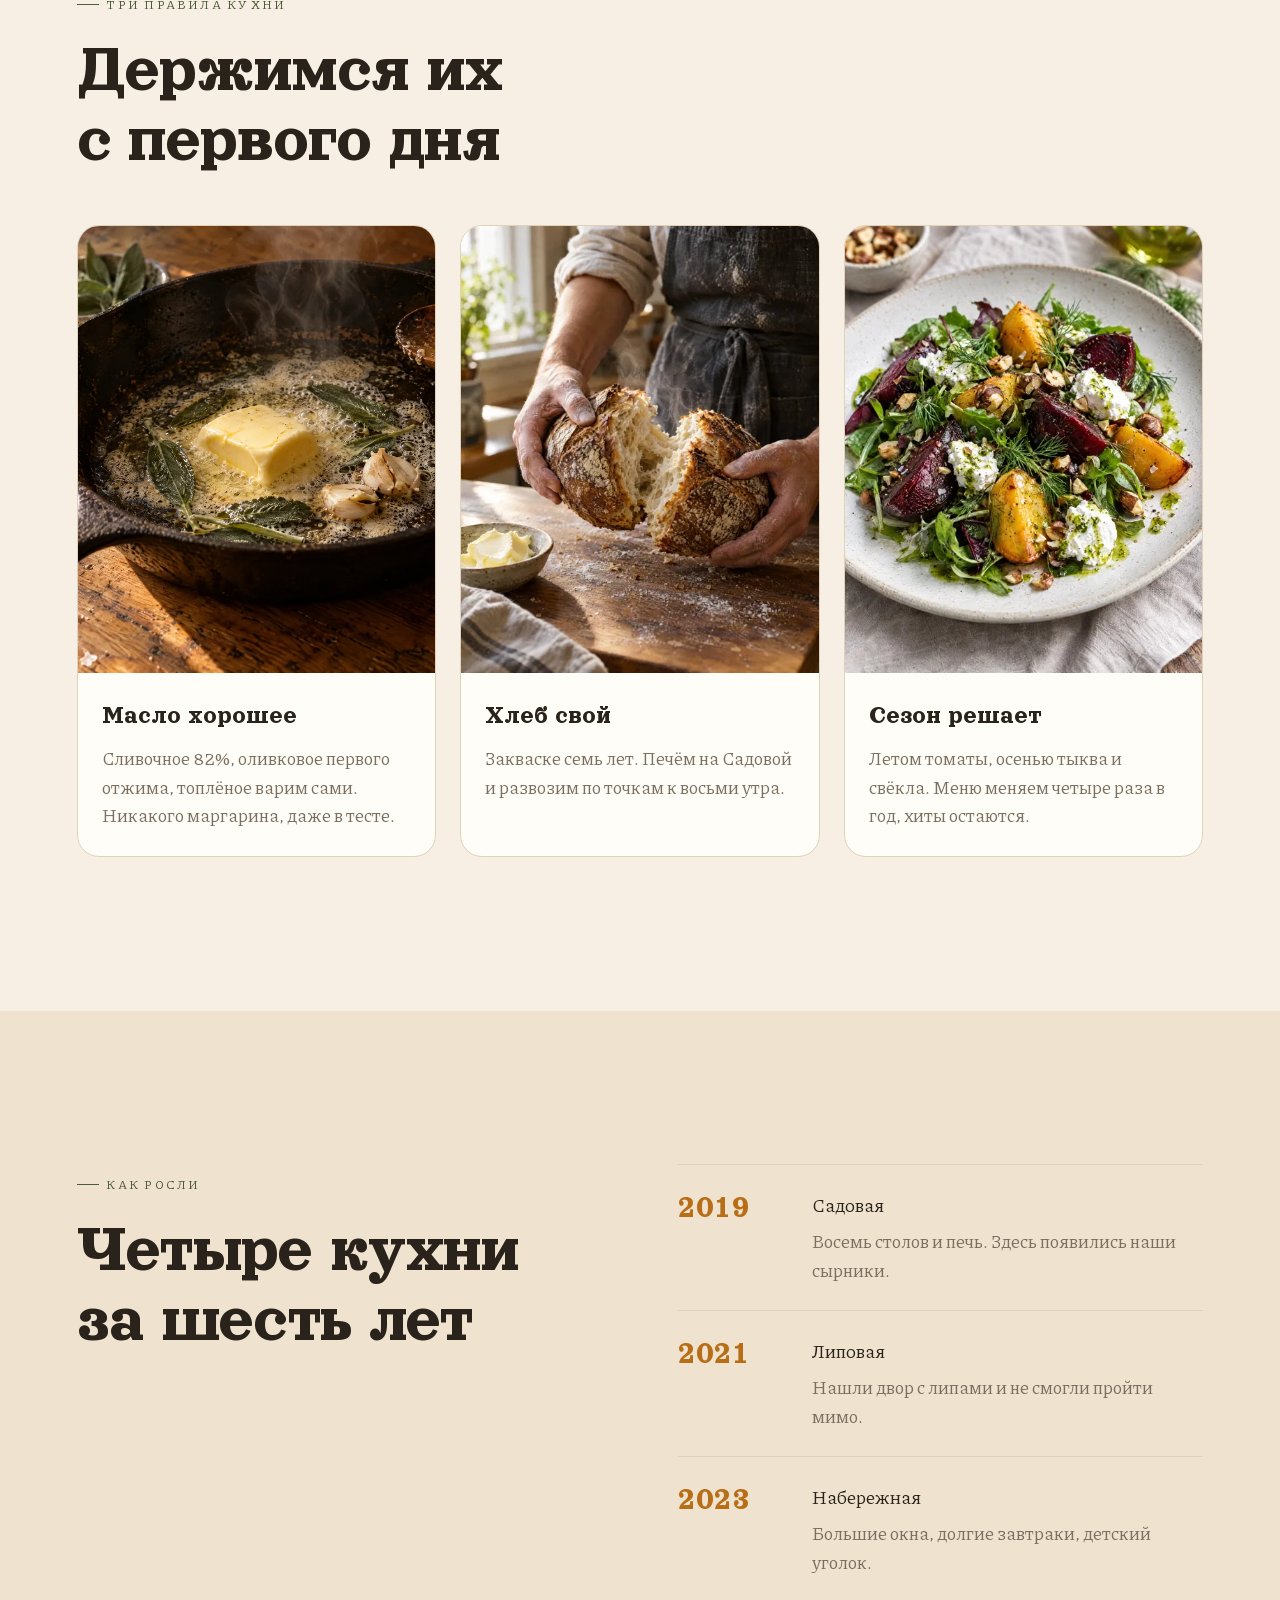
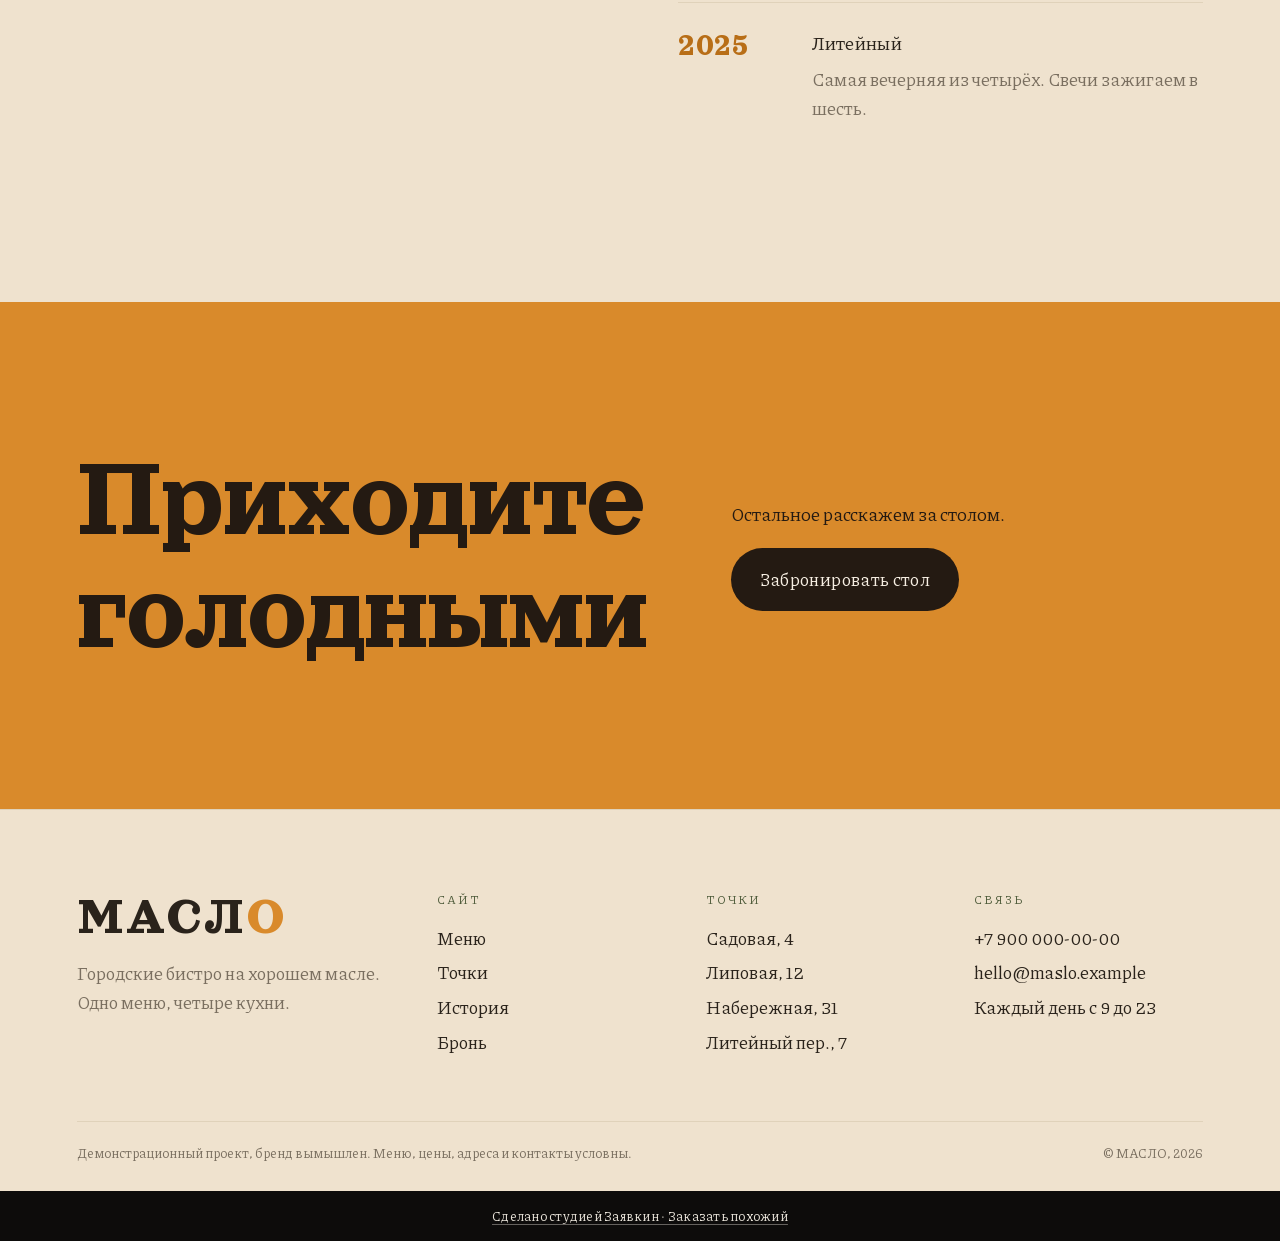
<file: story.html>
<!doctype html>
<html lang="ru">
<head>
<meta charset="utf-8">
<meta name="robots" content="noindex">
<meta name="viewport" content="width=device-width, initial-scale=1">
<title>История · МАСЛО</title>
<meta name="description" content="Как одна кухня стала сетью МАСЛО. Шеф, правила, масло.">
<meta name="theme-color" content="#F7EFE3">
<link rel="icon" href="data:image/svg+xml,%3Csvg xmlns='http://www.w3.org/2000/svg' viewBox='0 0 64 64'%3E%3Ccircle cx='32' cy='32' r='30' fill='%23D98A2B'/%3E%3Ctext x='32' y='44' font-size='34' text-anchor='middle' fill='%23F7EFE3' font-family='Georgia'%3EМ%3C/text%3E%3C/svg%3E">
<link rel="preload" href="assets/fonts/OrelegaOne-normal-cyrillic.woff2" as="font" type="font/woff2" crossorigin>
<link rel="stylesheet" href="assets/fonts.css">
<link rel="stylesheet" href="assets/css/site.css">
</head>
<body class="has-mbar">

<header class="hdr">
  <a class="logo" href="index.html" aria-label="МАСЛО, на главную">МАСЛ<b>О</b></a>
  <nav class="nav" aria-label="Основное меню">
    <a href="index.html">Главная</a><a href="menu.html">Меню</a><a href="places.html">Точки</a><a href="story.html">История</a><a href="bron.html">Бронь</a>
  </nav>
  <a class="btn" href="bron.html">Забронировать стол</a>
  <button class="burger" aria-label="Открыть меню" aria-expanded="false" aria-controls="drawer"><span></span><span></span></button>
</header>
<nav class="drawer" id="drawer" aria-hidden="true">
  <a href="index.html">Главная</a><a href="menu.html">Меню</a><a href="places.html">Точки</a><a href="story.html">История</a><a href="bron.html">Бронь</a>
  <p class="muted">Каждый день с 9 до 23 · +7 900 000-00-00</p>
</nav>

<main>
<section class="page-head">
  <div class="wrap ph-row ph-wrap">
    <div><p class="kicker" data-rv>История</p><h1 class="d1" data-rv="1">Всё началось<br>со сковороды</h1></div>
    <div class="ph-side"><p class="lead" data-rv="2">Одна кухня, один повар и пачка хорошего сливочного масла.</p><div class="ph-img" data-rv="3"><img src="assets/img/bread-hands-s.webp" alt="Повар ломает горячий хлеб" width="640" height="800"></div></div>
  </div>
</section>
<div class="wrap">
  <div class="story-hero" data-rv><img src="assets/img/kitchen-fire.webp" alt="Пламя над сковородой на открытой кухне" width="1800" height="1018" data-par="6"></div>
</div>
<section class="sec">
  <div class="wrap story-cols">
    <h2 class="d2" data-rv>«На масле <em>всё вкуснее</em>». Так шеф сказал в первый день, и так мы готовим до сих пор.</h2>
    <div data-rv="1">
      <p class="drop">В 2019 году Данила открыл маленькую кухню на Садовой. Восемь столов, одна печь, меню на доске мелом. Он жарил на сливочном, тушил на оливковом и говорил гостям, что секрета нет, просто масло должно быть хорошим.</p>
      <p>Гости приходили за сырниками, потом за цыплёнком, потом приводили друзей. Через два года понадобилась вторая кухня, потом третья. Меню при этом не разрослось. Мы держим его коротким, чтобы каждое блюдо получалось одинаково в любой точке.</p>
    </div>
  </div>
</section>
<section class="sec sec--warm">
  <div class="wrap chef">
    <div class="chef-img" data-rv><img src="assets/img/chef-hands.webp" alt="Руки шефа поливают стейк маслом прямо на огне" loading="lazy" width="1040" height="1300"></div>
    <div>
      <p class="kicker" data-rv>Шеф</p>
      <blockquote data-rv="1">Я не люблю, когда еду объясняют. Её надо есть, пока горячая.</blockquote>
      <span class="hand" data-rv="2">Данила Ветров</span>
      <p data-rv="3" style="margin-top:28px;max-width:44ch">Учился у бабушки и в двух ресторанах, где порции были меньше ложки. Решил, что хочет кормить по-настоящему. Каждое утро обходит все четыре кухни и пробует соусы.</p>
    </div>
  </div>
</section>
<section class="sec">
  <div class="wrap">
    <p class="kicker" data-rv>Три правила кухни</p>
    <h2 class="d2" data-rv="1">Держимся их<br>с первого дня</h2>
    <div class="rules">
      <div class="rule" data-rv><img src="assets/img/pan-p.webp" alt="Кусок масла тает на чугунной сковороде" loading="lazy" width="640" height="800"><div><h3>Масло хорошее</h3><p>Сливочное 82%, оливковое первого отжима, топлёное варим сами. Никакого маргарина, даже в тесте.</p></div></div>
      <div class="rule" data-rv="1"><img src="assets/img/bread-hands-s.webp" alt="Руки ломают свежий хлеб" loading="lazy" width="640" height="800"><div><h3>Хлеб свой</h3><p>Закваске семь лет. Печём на Садовой и развозим по точкам к восьми утра.</p></div></div>
      <div class="rule" data-rv="2"><img src="assets/img/salad-s.webp" alt="Салат с печёной свёклой и сыром" loading="lazy" width="640" height="800"><div><h3>Сезон решает</h3><p>Летом томаты, осенью тыква и свёкла. Меню меняем четыре раза в год, хиты остаются.</p></div></div>
    </div>
  </div>
</section>
<section class="sec sec--warm">
  <div class="wrap story-cols">
    <div><p class="kicker" data-rv>Как росли</p><h2 class="d2" data-rv="1">Четыре кухни<br>за шесть лет</h2></div>
    <ol class="years">
      <li data-rv><b>2019</b><div><h3>Садовая</h3><p>Восемь столов и печь. Здесь появились наши сырники.</p></div></li>
      <li data-rv="1"><b>2021</b><div><h3>Липовая</h3><p>Нашли двор с липами и не смогли пройти мимо.</p></div></li>
      <li data-rv="2"><b>2023</b><div><h3>Набережная</h3><p>Большие окна, долгие завтраки, детский уголок.</p></div></li>
      <li data-rv="3"><b>2025</b><div><h3>Литейный</h3><p>Самая вечерняя из четырёх. Свечи зажигаем в шесть.</p></div></li>
    </ol>
  </div>
</section>
<section class="cta">
  <div class="wrap">
    <h2 class="d1" data-rv>Приходите<br>голодными</h2>
    <div data-rv="1"><p>Остальное расскажем за столом.</p><a class="btn" href="bron.html">Забронировать стол</a></div>
  </div>
</section>
</main>

<footer class="ftr">
  <div class="wrap">
    <div class="ftr-grid">
      <div><a class="logo" href="index.html">МАСЛ<b>О</b></a><p class="muted">Городские бистро на хорошем масле.<br>Одно меню, четыре кухни.</p></div>
      <div><h4>Сайт</h4><ul><li><a href="menu.html">Меню</a></li><li><a href="places.html">Точки</a></li><li><a href="story.html">История</a></li><li><a href="bron.html">Бронь</a></li></ul></div>
      <div><h4>Точки</h4><ul><li>Садовая, 4</li><li>Липовая, 12</li><li>Набережная, 31</li><li>Литейный пер., 7</li></ul></div>
      <div><h4>Связь</h4><ul><li><a href="tel:+79000000000">+7 900 000-00-00</a></li><li><a href="mailto:hello@maslo.example">hello@maslo.example</a></li><li>Каждый день с 9 до 23</li></ul></div>
    </div>
    <div class="ftr-note"><span>Демонстрационный проект, бренд вымышлен. Меню, цены, адреса и контакты условны.</span><span>© МАСЛО, 2026</span></div>
  </div>
</footer>
<nav class="mbar" aria-label="Быстрые действия"><a href="places.html">Точки</a><a class="go" href="bron.html">Забронировать</a></nav>

<script src="assets/vendor/gsap.min.js" defer></script>
<script src="assets/vendor/ScrollTrigger.min.js" defer></script>
<script src="assets/vendor/lenis.min.js" defer></script>
<script src="assets/js/site.js" defer></script>
<!-- Плашка студии (слово Саши 29.10). Ведёт на https://zayavkins.ru/sajty (живёт с многостраничником). На github.io до выкладки стоит /#sajty -->
<aside class="zv-plashka" aria-label="Студия Заявкин"><a href="https://zayavkins.ru/sajty">Сделано студией Заявкин · Заказать похожий</a></aside>
<style>.zv-plashka{position:relative;z-index:5;background:#0D0C0B;color:#E9E4DA;text-align:center;padding:16px;font-size:13px;line-height:1.4;letter-spacing:.02em}.zv-plashka a{color:inherit;text-decoration:underline;text-underline-offset:3px;text-decoration-color:rgba(233,228,218,.4);display:inline-block;padding:12px 4px;margin:-12px 0}.zv-plashka a:hover,.zv-plashka a:focus-visible{text-decoration-color:currentColor}</style>
</body>
</html>
</file>
<file: assets/fonts.css>
@font-face {
  font-family: 'Orelega One';
  font-style: normal;
  font-weight: 400;
  font-display: swap;
  src: url(fonts/OrelegaOne-normal-cyrillic.woff2) format('woff2');
  unicode-range: U+0301, U+0400-045F, U+0490-0491, U+04B0-04B1, U+2116;
}
@font-face {
  font-family: 'Orelega One';
  font-style: normal;
  font-weight: 400;
  font-display: swap;
  src: url(fonts/OrelegaOne-normal-latin.woff2) format('woff2');
  unicode-range: U+0000-00FF, U+0131, U+0152-0153, U+02BB-02BC, U+02C6, U+02DA, U+02DC, U+0304, U+0308, U+0329, U+2000-206F, U+20AC, U+2122, U+2191, U+2193, U+2212, U+2215, U+FEFF, U+FFFD;
}
@font-face {
  font-family: 'Piazzolla';
  font-style: italic;
  font-weight: 300 800;
  font-display: swap;
  src: url(fonts/Piazzolla-italic-cyrillic.woff2) format('woff2');
  unicode-range: U+0301, U+0400-045F, U+0490-0491, U+04B0-04B1, U+2116;
}
@font-face {
  font-family: 'Piazzolla';
  font-style: italic;
  font-weight: 300 800;
  font-display: swap;
  src: url(fonts/Piazzolla-italic-latin.woff2) format('woff2');
  unicode-range: U+0000-00FF, U+0131, U+0152-0153, U+02BB-02BC, U+02C6, U+02DA, U+02DC, U+0304, U+0308, U+0329, U+2000-206F, U+20AC, U+2122, U+2191, U+2193, U+2212, U+2215, U+FEFF, U+FFFD;
}
@font-face {
  font-family: 'Piazzolla';
  font-style: normal;
  font-weight: 300 800;
  font-display: swap;
  src: url(fonts/Piazzolla-normal-cyrillic.woff2) format('woff2');
  unicode-range: U+0301, U+0400-045F, U+0490-0491, U+04B0-04B1, U+2116;
}
@font-face {
  font-family: 'Piazzolla';
  font-style: normal;
  font-weight: 300 800;
  font-display: swap;
  src: url(fonts/Piazzolla-normal-latin.woff2) format('woff2');
  unicode-range: U+0000-00FF, U+0131, U+0152-0153, U+02BB-02BC, U+02C6, U+02DA, U+02DC, U+0304, U+0308, U+0329, U+2000-206F, U+20AC, U+2122, U+2191, U+2193, U+2212, U+2215, U+FEFF, U+FFFD;
}
@font-face {
  font-family: 'Marck Script';
  font-style: normal;
  font-weight: 400;
  font-display: swap;
  src: url(fonts/MarckScript-normal-cyrillic.woff2) format('woff2');
  unicode-range: U+0301, U+0400-045F, U+0490-0491, U+04B0-04B1, U+2116;
}
@font-face {
  font-family: 'Marck Script';
  font-style: normal;
  font-weight: 400;
  font-display: swap;
  src: url(fonts/MarckScript-normal-latin.woff2) format('woff2');
  unicode-range: U+0000-00FF, U+0131, U+0152-0153, U+02BB-02BC, U+02C6, U+02DA, U+02DC, U+0304, U+0308, U+0329, U+2000-206F, U+20AC, U+2122, U+2191, U+2193, U+2212, U+2215, U+FEFF, U+FFFD;
}
@font-face {
  font-family: 'Piazzolla';
  font-style: normal;
  font-weight: 300 800;
  font-display: swap;
  src: url(fonts/Piazzolla-normal-latinext.woff2) format('woff2');
  unicode-range: U+20BD;
}
</file>
<file: assets/css/site.css>
/* МАСЛО — общие стили. Шрифты подключены отдельно: assets/fonts.css */
:root{
  --bg:#F7EFE3; --surface:#FFFDF8; --warm:#EFE2CE; --line:#E0D2BA;
  --ink:#2A231B; --muted:#7A6F60; --saffron:#D98A2B; --saffron-d:#B86E17;
  --herb:#4E5B3A; --kitchen:#241A12; --glow:rgba(217,138,43,.22);
  --display:'Orelega One', Georgia, serif;
  --text:'Piazzolla', Georgia, serif;
  --hand:'Marck Script', cursive;
  --gut:clamp(16px, 6vw, 96px);
  --max:1320px;
  --ease:cubic-bezier(.22,.8,.24,1);
}
*,*::before,*::after{ box-sizing:border-box; }
html{ -webkit-text-size-adjust:100%; }
html.lenis, html.lenis body{ height:auto; }
.lenis.lenis-smooth{ scroll-behavior:auto !important; }
body{
  margin:0; background:var(--bg); color:var(--ink);
  font-family:var(--text); font-size:clamp(1rem, .95rem + .25vw, 1.125rem);
  line-height:1.6; font-variation-settings:"wght" 400;
  -webkit-font-smoothing:antialiased; overflow-x:clip;
}
img,video{ display:block; max-width:100%; }
a{ color:inherit; text-decoration:none; }
button,input,select,textarea{ font:inherit; color:inherit; }
::selection{ background:var(--saffron); color:#fff; }
.wrap{ width:100%; max-width:var(--max); margin:0 auto; padding:0 var(--gut); }
.sr{ position:absolute; width:1px; height:1px; overflow:hidden; clip:rect(0 0 0 0); white-space:nowrap; }

/* ---------- типографика ---------- */
.d1,.d2,.d3{ font-family:var(--display); font-weight:400; line-height:.98; letter-spacing:-.01em; margin:0; }
.d1{ font-size:clamp(3.4rem, 12vw, 11rem); }
.d2{ font-size:clamp(2.3rem, 5.4vw, 4.6rem); line-height:1.02; }
.d3{ font-size:clamp(1.5rem, 2.4vw, 2.1rem); line-height:1.1; }
.kicker{ font-size:.78rem; letter-spacing:.18em; text-transform:uppercase; color:var(--herb); font-weight:600; margin:0 0 1.2rem; display:inline-flex; gap:.6em; align-items:center; }
.kicker::before{ content:""; width:22px; height:1px; background:currentColor; }
.lead{ font-size:clamp(1.15rem, 1rem + .6vw, 1.45rem); line-height:1.5; max-width:34ch; }
.muted{ color:var(--muted); }
.hand{ font-family:var(--hand); color:var(--saffron-d); font-size:1.6em; line-height:1; }
.price{ font-family:var(--text); font-weight:650; color:var(--saffron-d); white-space:nowrap; font-variant-numeric:lining-nums; }
p{ margin:0 0 1em; }

/* ---------- кнопки и ссылки ---------- */
.btn{
  display:inline-flex; align-items:center; gap:.7em; padding:.95em 1.6em; border-radius:999px;
  background:var(--saffron); color:#fff; font-weight:600; letter-spacing:.02em; border:0; cursor:pointer;
  transition:background .25s var(--ease), transform .25s var(--ease);
}
.btn:hover{ background:var(--saffron-d); transform:translateY(-2px); }
.btn--ghost{ background:transparent; color:var(--ink); box-shadow:inset 0 0 0 1px var(--ink); }
.btn--ghost:hover{ background:var(--ink); color:var(--bg); }
.arrow{ display:inline-flex; align-items:center; gap:.5em; font-weight:600; border-bottom:1px solid currentColor; padding-bottom:2px; }
.arrow::after{ content:"→"; color:var(--saffron); transition:transform .25s var(--ease); }
.arrow:hover::after{ transform:translateX(6px); }
:focus-visible{ outline:2px solid var(--saffron); outline-offset:3px; }

/* ---------- шапка ---------- */
.hdr{
  position:fixed; inset:0 0 auto; z-index:50; height:76px;
  display:flex; align-items:center; justify-content:space-between; gap:24px;
  padding:0 var(--gut); transition:background .35s var(--ease), height .35s var(--ease), box-shadow .35s;
  view-transition-name:hdr;
}
.hdr.docked{ background:rgba(255,253,248,.92); backdrop-filter:blur(10px); -webkit-backdrop-filter:blur(10px); height:62px; box-shadow:0 1px 0 var(--line); }
.logo{ font-family:var(--display); font-size:1.7rem; letter-spacing:.04em; line-height:1; }
.logo b{ color:var(--saffron); font-weight:400; }
.nav{ display:flex; gap:clamp(18px, 2.4vw, 36px); font-size:.82rem; letter-spacing:.14em; text-transform:uppercase; font-weight:600; }
.nav a{ position:relative; padding:6px 0; }
.nav a::after{ content:""; position:absolute; left:0; right:0; bottom:0; height:2px; background:var(--saffron); transform:scaleX(0); transform-origin:left; transition:transform .3s var(--ease); }
.nav a:hover::after,.nav a[aria-current="page"]::after{ transform:scaleX(1); }
.nav a[aria-current="page"]{ color:var(--saffron-d); }
.hdr .btn{ padding:.7em 1.3em; font-size:.88rem; }
.burger{ display:none; width:44px; height:44px; border:0; background:transparent; cursor:pointer; position:relative; }
.burger span{ position:absolute; left:10px; right:10px; height:2px; background:var(--ink); transition:transform .3s var(--ease), top .3s; }
.burger span:nth-child(1){ top:17px; } .burger span:nth-child(2){ top:25px; }
.burger[aria-expanded="true"] span:nth-child(1){ top:21px; transform:rotate(45deg); }
.burger[aria-expanded="true"] span:nth-child(2){ top:21px; transform:rotate(-45deg); }
.drawer{
  position:fixed; inset:0; z-index:45; background:var(--warm); padding:110px var(--gut) 40px;
  display:flex; flex-direction:column; gap:10px; transform:translateY(-102%); transition:transform .5s var(--ease); visibility:hidden;
}
.drawer.open{ transform:none; visibility:visible; }
.drawer a{ font-family:var(--display); font-size:2.6rem; line-height:1.2; }
.drawer a[aria-current="page"]{ color:var(--saffron-d); }
.drawer .muted{ margin-top:auto; font-size:.9rem; }
.mbar{ display:none; }
@media (max-width:900px){
  .nav,.hdr .btn{ display:none; }
  .burger{ display:block; }
  .hdr{ height:64px; }
  .mbar{
    display:flex; position:fixed; z-index:40; left:12px; right:12px; bottom:12px; gap:8px;
    padding:6px; border-radius:999px; background:rgba(42,35,27,.92); backdrop-filter:blur(8px);
  }
  .mbar a{ flex:1; text-align:center; padding:.8em; border-radius:999px; color:var(--bg); font-weight:600; font-size:.92rem; }
  .mbar a.go{ background:var(--saffron); color:#fff; }
  body.has-mbar{ padding-bottom:70px; }
}

/* ---------- подвал ---------- */
.ftr{ background:var(--warm); border-top:1px solid var(--line); padding:80px 0 28px; margin-top:0; }
.ftr-grid{ display:grid; grid-template-columns:1.4fr 1fr 1fr 1fr; gap:40px; }
.ftr .logo{ font-size:3.4rem; display:block; margin-bottom:14px; }
.ftr h4{ font-size:.75rem; letter-spacing:.16em; text-transform:uppercase; color:var(--herb); margin:0 0 14px; }
.ftr ul{ list-style:none; margin:0; padding:0; display:grid; gap:6px; }
.ftr a:hover{ color:var(--saffron-d); }
.ftr-note{ margin-top:64px; padding-top:20px; border-top:1px solid var(--line); display:flex; justify-content:space-between; gap:20px; flex-wrap:wrap; font-size:.82rem; color:var(--muted); }
@media (max-width:900px){ .ftr-grid{ grid-template-columns:1fr 1fr; } .ftr-grid > :first-child{ grid-column:1/-1; } }

/* ---------- переходы между страницами ---------- */
@view-transition{ navigation:auto; }
::view-transition-old(root){ animation:vt-out .38s var(--ease) both; }
::view-transition-new(root){ animation:vt-in .55s var(--ease) both; }
@keyframes vt-out{ to{ opacity:0; transform:translateY(-24px); } }
@keyframes vt-in{ from{ opacity:0; transform:translateY(32px); } }
.curtain{ position:fixed; inset:0; z-index:100; background:var(--saffron); transform:translateY(100%); pointer-events:none; display:grid; place-items:center; }
.curtain span{ font-family:var(--display); font-size:clamp(3rem,10vw,8rem); color:var(--bg); }
.curtain.in{ transition:transform .45s var(--ease); transform:none; }
.curtain.cover{ transform:none; }
.curtain.out{ transition:transform .55s var(--ease); transform:translateY(-100%); }

/* ---------- появление ---------- */
.js-anim [data-rv]{ opacity:0; transform:translateY(22px); }
.rv-in{ opacity:1 !important; transform:none !important; transition:opacity .7s var(--ease), transform .7s var(--ease); }

/* ---------- бегущая строка ---------- */
.marq{ overflow:hidden; border-block:1px solid var(--line); background:var(--surface); padding:20px 0; }
.marq-track{ display:flex; width:max-content; animation:marq 38s linear infinite; }
.marq-track span{ font-family:var(--display); font-size:clamp(1.6rem,3.4vw,2.8rem); white-space:nowrap; padding-right:.9em; }
.marq-track i{ font-style:normal; color:var(--saffron); padding-right:.9em; font-family:var(--display); font-size:clamp(1.6rem,3.4vw,2.8rem); }
@keyframes marq{ to{ transform:translateX(-50%); } }

/* ---------- общие секции ---------- */
.sec{ padding:clamp(80px, 12vw, 160px) 0; }
.sec--warm{ background:var(--warm); }
.page-head{ padding:clamp(130px, 18vw, 220px) 0 clamp(50px, 7vw, 90px); }
.page-head .d1{ font-size:clamp(3.2rem, 10vw, 8.5rem); }
.page-head .lead{ margin-top:24px; }
.ph-row{ display:flex; justify-content:space-between; align-items:flex-end; gap:40px; flex-wrap:wrap; }

@media (prefers-reduced-motion: reduce){
  *,*::before,*::after{ animation-duration:.01ms !important; animation-iteration-count:1 !important; transition-duration:.01ms !important; }
  .js-anim [data-rv]{ opacity:1; transform:none; }
}

/* ================= ГЛАВНАЯ ================= */
/* герой со скролл-видео */
.hero{ position:relative; height:320vh; background:var(--kitchen); }
.hero-pin{ position:sticky; top:0; height:100vh; height:100svh; overflow:hidden; }
.hero-pin video,.hero-pin .hero-poster{ position:absolute; inset:0; width:100%; height:100%; object-fit:cover; }
.hero-pin::after{ content:""; position:absolute; inset:0; pointer-events:none;
  background:linear-gradient(90deg, rgba(36,26,18,.78) 0%, rgba(36,26,18,.35) 45%, rgba(36,26,18,0) 70%),
             linear-gradient(0deg, rgba(36,26,18,.7) 0%, rgba(36,26,18,0) 40%); }
.hero-txt{ position:absolute; z-index:2; left:var(--gut); right:var(--gut); bottom:clamp(40px, 8vh, 90px); color:var(--bg); }
.hero-txt .d1{ color:var(--bg); }
.hero-txt .d1 b{ font-weight:400; color:var(--saffron); }
.hero-steps{ position:relative; height:2.2em; margin-top:18px; font-size:clamp(1.2rem, 1rem + 1vw, 1.8rem); }
.hero-steps p{ position:absolute; inset:0 auto auto 0; margin:0; opacity:0; transform:translateY(14px); transition:opacity .5s var(--ease), transform .5s var(--ease); font-style:italic; }
.hero-steps p.on{ opacity:1; transform:none; }
.hero-meta{ display:flex; gap:28px; flex-wrap:wrap; margin-top:26px; font-size:.82rem; letter-spacing:.14em; text-transform:uppercase; color:rgba(247,239,227,.75); }
.hero-meta span::before{ content:"●"; color:var(--saffron); margin-right:.6em; font-size:.7em; vertical-align:middle; }
.hero-bar{ position:absolute; z-index:2; right:var(--gut); top:50%; width:2px; height:120px; margin-top:-60px; background:rgba(247,239,227,.25); }
.hero-bar i{ position:absolute; inset:0; background:var(--saffron); transform-origin:top; transform:scaleY(0); }
.scroll-hint{ position:absolute; z-index:2; right:var(--gut); bottom:clamp(40px, 8vh, 90px); color:rgba(247,239,227,.75); font-size:.78rem; letter-spacing:.16em; text-transform:uppercase; writing-mode:vertical-rl; }
.hero .hdr-pad{ display:none; }

/* философия */
.philo{ display:grid; grid-template-columns:1fr 1.1fr; gap:clamp(40px, 7vw, 120px); align-items:center; }
.philo-img{ position:relative; border-radius:220px 220px 18px 18px; overflow:hidden; aspect-ratio:4/5; }
.philo-img img{ width:100%; height:100%; object-fit:cover; }
.philo .hand{ display:block; margin-top:28px; transform:rotate(-3deg); }
.philo .d2 em{ font-style:normal; color:var(--saffron-d); }
.philo-text p{ max-width:46ch; }
.oil{ position:absolute; inset:0; background:linear-gradient(115deg, transparent 35%, rgba(255,226,160,.28) 50%, transparent 65%); background-size:250% 100%; animation:oil 6s ease-in-out infinite; mix-blend-mode:screen; pointer-events:none; }
@keyframes oil{ 0%{ background-position:120% 0; } 60%,100%{ background-position:-120% 0; } }

/* сборка тарелки */
.plate-sec{ position:relative; height:340vh; background:var(--warm); overflow:clip; }
.plate-pin{ position:sticky; top:0; height:100vh; height:100svh; display:grid; grid-template-columns:1fr 1.2fr; align-items:center; gap:40px; padding:80px var(--gut) 40px; max-width:var(--max); margin:0 auto; }
.plate-steps{ position:relative; min-height:260px; }
.plate-step{ position:absolute; inset:0 0 auto; opacity:0; transform:translateY(20px); transition:opacity .45s var(--ease), transform .45s var(--ease); }
.plate-step.on{ opacity:1; transform:none; }
.plate-step .num{ font-family:var(--display); color:var(--saffron); font-size:1.1rem; display:block; margin-bottom:10px; }
.plate-step p{ max-width:34ch; margin-top:14px; }
.plate-stage{ position:relative; width:min(560px, 100%); aspect-ratio:1; justify-self:center; }
.plate-stage::before{ content:""; position:absolute; inset:8%; border-radius:50%; background:radial-gradient(circle, var(--glow), transparent 70%); filter:blur(30px); }
.plate-stage img{ position:absolute; inset:0; width:100%; height:100%; object-fit:contain; will-change:transform, opacity; }
.plate-stage .l-puree{ inset:18%; width:64%; height:64%; }
.plate-stage .l-chicken{ inset:24% 22% 26% 26%; width:52%; height:50%; }
.plate-stage .l-herbs{ inset:6%; width:88%; height:88%; }
.steam{ position:absolute; left:50%; top:4%; width:40%; height:40%; transform:translateX(-50%); pointer-events:none; opacity:0; }
.steam i{ position:absolute; bottom:0; width:18%; height:100%; border-radius:50%; background:radial-gradient(ellipse at center, rgba(255,255,255,.75), transparent 65%); filter:blur(10px); animation:steam 3.6s ease-in infinite; }
.steam i:nth-child(1){ left:18%; } .steam i:nth-child(2){ left:44%; animation-delay:1.2s; } .steam i:nth-child(3){ left:68%; animation-delay:2.3s; }
@keyframes steam{ 0%{ transform:translateY(40%) scale(.6); opacity:0; } 30%{ opacity:.8; } 100%{ transform:translateY(-60%) scale(1.3); opacity:0; } }
.plate-price{ margin-top:18px; display:flex; gap:14px; align-items:baseline; }
.plate-dots{ display:flex; gap:8px; margin-top:28px; }
.plate-dots i{ width:28px; height:3px; background:var(--line); border-radius:2px; transition:background .3s; }
.plate-dots i.on{ background:var(--saffron); }

/* хиты стопкой */
.hits-head{ display:flex; justify-content:space-between; align-items:flex-end; gap:30px; flex-wrap:wrap; margin-bottom:60px; }
.stack{ display:grid; gap:0; }
.card{
  position:sticky; top:calc(90px + var(--i, 0) * 18px); height:min(78vh, 640px); margin-bottom:40px;
  display:grid; grid-template-columns:1.05fr 1fr; background:var(--surface); border:1px solid var(--line);
  border-radius:28px; overflow:hidden; box-shadow:0 30px 60px -30px rgba(42,35,27,.25); transform-origin:center top;
}
.card-img{ position:relative; overflow:hidden; }
.card-img img{ width:100%; height:100%; object-fit:cover; }
.card-body{ padding:clamp(28px, 4vw, 60px); display:flex; flex-direction:column; justify-content:space-between; gap:20px; }
.card-tag{ font-size:.75rem; letter-spacing:.16em; text-transform:uppercase; color:var(--herb); font-weight:600; }
.card .d2{ font-size:clamp(2.2rem, 4.4vw, 3.8rem); }
.card-foot{ display:flex; justify-content:space-between; align-items:center; gap:16px; border-top:1px solid var(--line); padding-top:20px; }
.card-foot .price{ font-size:1.5rem; }
.card:nth-child(2){ background:#FBF3E4; } .card:nth-child(3){ background:#F4EBDA; } .card:nth-child(4){ background:#FFF8EC; }

/* кухня, единственный тёмный экран */
.kitchen{ position:relative; background:var(--kitchen); color:var(--bg); overflow:hidden; min-height:100vh; display:flex; align-items:flex-end; }
.kitchen video,.kitchen .k-poster{ position:absolute; inset:0; width:100%; height:100%; object-fit:cover; opacity:.6; }
.kitchen::after{ content:""; position:absolute; inset:0; background:radial-gradient(ellipse at 50% 110%, rgba(217,138,43,.45), transparent 60%), linear-gradient(0deg, rgba(36,26,18,.9), rgba(36,26,18,.1) 60%); }
.kitchen .wrap{ position:relative; z-index:2; padding-block:clamp(90px, 14vw, 180px); }
.kitchen .kicker{ color:var(--saffron); }
.kitchen blockquote{ margin:0; font-family:var(--display); font-size:clamp(2.2rem, 6vw, 5.4rem); line-height:1.02; max-width:16ch; }
.kitchen blockquote em{ font-style:normal; color:var(--saffron); }
.kitchen cite{ display:block; margin-top:28px; font-style:normal; color:rgba(247,239,227,.7); }
.kitchen .hand{ color:var(--saffron); }

/* точки коротко */
.spots{ display:grid; grid-template-columns:repeat(4, 1fr); gap:20px; margin-top:56px; }
.spot{ display:block; background:var(--surface); border:1px solid var(--line); border-radius:20px; overflow:hidden; transition:transform .3s var(--ease), box-shadow .3s; }
.spot:hover{ transform:translateY(-6px); box-shadow:0 0 0 2px var(--saffron), 0 24px 40px -24px rgba(42,35,27,.35); }
.spot img{ aspect-ratio:4/3; width:100%; object-fit:cover; }
.spot div{ padding:18px 20px 22px; }
.spot h3{ font-family:var(--display); font-weight:400; font-size:1.5rem; margin:0 0 6px; }
.spot p{ margin:0; font-size:.9rem; color:var(--muted); }

/* бронь-CTA */
.cta{ position:relative; background:var(--saffron); color:var(--kitchen); overflow:hidden; }
.cta .wrap{ display:grid; grid-template-columns:1.3fr 1fr; gap:40px; align-items:center; padding-block:clamp(80px, 11vw, 150px); }
.cta .d1{ font-size:clamp(3rem, 9vw, 8rem); }
.cta .btn{ background:var(--kitchen); color:var(--bg); }
.cta .btn:hover{ background:#000; }
.cta p{ max-width:32ch; font-size:1.15rem; }

@media (max-width:900px){
  .hero{ height:260vh; }
  .hero-pin::after{ background:linear-gradient(0deg, rgba(36,26,18,.88) 0%, rgba(36,26,18,.35) 55%, rgba(36,26,18,.15) 100%); }
  .hero-bar,.scroll-hint{ display:none; }
  .philo{ grid-template-columns:1fr; }
  .philo-img{ max-width:440px; }
  .plate-pin{ grid-template-columns:1fr; grid-template-rows:auto 1fr; padding-top:84px; gap:10px; align-content:start; }
  .plate-steps{ min-height:190px; order:2; }
  .plate-stage{ width:min(80vw, 46vh); order:1; }
  .card{ grid-template-columns:1fr; grid-template-rows:46% 1fr; height:min(80vh, 620px); top:calc(76px + var(--i, 0) * 12px); }
  .card-body{ padding:22px; }
  .spots{ grid-template-columns:1fr 1fr; }
  .cta .wrap{ grid-template-columns:1fr; }
}
@media (max-width:520px){ .spots{ grid-template-columns:1fr; } }

/* ================= МЕНЮ ================= */
.tabs{ position:sticky; top:62px; z-index:20; background:var(--bg); border-bottom:1px solid var(--line); }
.tabs .wrap{ display:flex; gap:8px; overflow-x:auto; padding-block:12px; scrollbar-width:none; }
.tabs .wrap::-webkit-scrollbar{ display:none; }
.tabs a{ flex:none; padding:.55em 1.2em; border-radius:999px; border:1px solid var(--line); font-weight:600; font-size:.9rem; transition:background .3s, color .3s, border-color .3s; }
.tabs a:hover{ border-color:var(--saffron); }
.tabs a.on{ background:var(--saffron); border-color:var(--saffron); color:#fff; }
.mcat{ padding:clamp(60px, 8vw, 110px) 0 20px; scroll-margin-top:120px; }
.mcat-head{ display:grid; grid-template-columns:1fr 1.4fr; gap:40px; align-items:end; margin-bottom:34px; }
.mcat-head p{ margin:0; max-width:40ch; color:var(--muted); }
.mlist{ list-style:none; margin:0; padding:0; border-top:1px solid var(--ink); }
.mi{ display:grid; grid-template-columns:1fr auto; gap:6px 24px; padding:22px 0; border-bottom:1px solid var(--line); position:relative; transition:padding .35s var(--ease); }
.mi-name{ margin:0; display:flex; align-items:baseline; gap:14px; font-family:var(--display); font-size:clamp(1.4rem, 2.2vw, 1.9rem); line-height:1.15; }
.mi-name::after{ content:""; flex:1; border-bottom:1px dotted var(--muted); transform:translateY(-6px); min-width:20px; transform-origin:left; transition:transform .8s var(--ease); }
.mi .price{ font-size:1.2rem; align-self:end; }
.mi-desc{ grid-column:1/-1; margin:0; color:var(--muted); max-width:60ch; font-size:.98rem; }
.mi-tag{ font-family:var(--text); font-size:.7rem; letter-spacing:.14em; text-transform:uppercase; color:var(--herb); border:1px solid currentColor; border-radius:99px; padding:.2em .7em; white-space:nowrap; align-self:center; }
.mi-thumb{ display:none; }
@media (hover:hover) and (pointer:fine){
  .mi[data-img]:hover{ padding-left:14px; }
  .mi[data-img]:hover .mi-name{ color:var(--saffron-d); }
}
.follow{ position:fixed; left:0; top:0; z-index:30; width:280px; aspect-ratio:4/5; border-radius:18px; overflow:hidden; pointer-events:none; opacity:0; transform:translate3d(-999px,0,0) scale(.85); box-shadow:0 30px 60px -20px rgba(42,35,27,.45); transition:opacity .3s var(--ease); }
.follow.on{ opacity:1; }
.follow img{ width:100%; height:100%; object-fit:cover; }
@media (hover:none), (pointer:coarse){ .follow{ display:none; } }
@media (max-width:900px), (hover:none){
  .mcat-head{ grid-template-columns:1fr; gap:14px; }
  .mi[data-img]{ grid-template-columns:76px 1fr auto; }
  .mi[data-img] .mi-thumb{ display:block; grid-row:1 / span 2; width:76px; height:92px; border-radius:12px; object-fit:cover; }
  .mi[data-img] .mi-desc{ grid-column:2 / -1; }
  .mi-name{ font-size:1.3rem; }
  .mi-name::after{ display:none; }
}
.menu-note{ padding:30px 0 100px; color:var(--muted); font-size:.92rem; }

/* ================= ТОЧКИ ================= */
.place{ display:grid; grid-template-columns:1.2fr 1fr; gap:clamp(30px, 5vw, 80px); align-items:center; padding:clamp(50px, 7vw, 100px) 0; border-top:1px solid var(--line); }
.place:nth-of-type(even) .place-media{ order:2; }
.place-media{ position:relative; border-radius:24px; overflow:hidden; aspect-ratio:3/2; background:var(--warm); }
.place-media img,.place-media video{ width:100%; height:100%; object-fit:cover; }
.place-media .badge{ position:absolute; left:16px; top:16px; background:rgba(36,26,18,.75); color:var(--bg); font-size:.75rem; letter-spacing:.14em; text-transform:uppercase; padding:.45em .9em; border-radius:99px; }
.place-media .badge::before{ content:"●"; color:#E4473A; margin-right:.5em; animation:blink 1.4s infinite; }
@keyframes blink{ 50%{ opacity:.2; } }
.place .num{ font-family:var(--display); color:var(--saffron); font-size:1.2rem; }
.place .d2{ margin:8px 0 18px; }
.place dl{ display:grid; grid-template-columns:auto 1fr; gap:8px 20px; margin:24px 0 28px; font-size:.95rem; }
.place dt{ color:var(--herb); font-size:.75rem; letter-spacing:.14em; text-transform:uppercase; font-weight:600; padding-top:.3em; }
.place dd{ margin:0; }
.map{ height:120px; border-radius:16px; border:1px solid var(--line); margin-bottom:28px; position:relative; overflow:hidden;
  background:
    linear-gradient(90deg, transparent 49%, var(--line) 49%, var(--line) 51%, transparent 51%) 0 0/60px 100%,
    linear-gradient(0deg, transparent 47%, #E8DAC3 47%, #E8DAC3 53%, transparent 53%) 0 0/100% 46px,
    var(--warm); }
.map::after{ content:""; position:absolute; left:var(--x, 50%); top:var(--y, 50%); width:18px; height:18px; margin:-9px; border-radius:50% 50% 50% 0; transform:rotate(-45deg); background:var(--herb); box-shadow:0 0 0 6px rgba(78,91,58,.2); }
@media (max-width:900px){ .place{ grid-template-columns:1fr; } .place:nth-of-type(even) .place-media{ order:0; } }

/* ================= ИСТОРИЯ ================= */
.story-hero{ position:relative; border-radius:28px; overflow:hidden; aspect-ratio:16/7; }
.story-hero img{ width:100%; height:100%; object-fit:cover; }
.story-cols{ display:grid; grid-template-columns:1fr 1fr; gap:clamp(30px, 6vw, 100px); }
.story-cols .d2 em{ font-style:normal; color:var(--saffron-d); }
.drop::first-letter{ font-family:var(--display); float:left; font-size:4.6em; line-height:.82; padding:.06em .12em 0 0; color:var(--saffron); }
.years{ list-style:none; margin:0; padding:0; }
.years li{ display:grid; grid-template-columns:110px 1fr; gap:24px; padding:26px 0; border-top:1px solid var(--line); }
.years b{ font-family:var(--display); font-weight:400; font-size:2rem; color:var(--saffron-d); line-height:1; }
.years h3{ margin:0 0 6px; font-size:1.15rem; }
.years p{ margin:0; color:var(--muted); }
.chef{ display:grid; grid-template-columns:.9fr 1.1fr; gap:clamp(30px, 6vw, 100px); align-items:center; }
.chef-img{ border-radius:24px; overflow:hidden; aspect-ratio:4/5; }
.chef-img img{ width:100%; height:100%; object-fit:cover; }
.chef blockquote{ margin:0; font-family:var(--display); font-size:clamp(1.8rem, 3.4vw, 2.8rem); line-height:1.12; }
.chef .hand{ display:block; margin-top:22px; }
.rules{ display:grid; grid-template-columns:repeat(3, 1fr); gap:24px; margin-top:50px; }
.rule{ background:var(--surface); border:1px solid var(--line); border-radius:22px; overflow:hidden; display:flex; flex-direction:column; }
.rule img{ aspect-ratio:4/5; width:100%; height:auto; object-fit:cover; }
.rule div{ flex:1; }
.rule div{ padding:22px 24px 26px; }
.rule h3{ font-family:var(--display); font-weight:400; font-size:1.6rem; margin:0 0 8px; }
.rule p{ margin:0; color:var(--muted); }
@media (max-width:900px){ .story-cols,.chef{ grid-template-columns:1fr; } .rules{ grid-template-columns:1fr; } .story-hero{ aspect-ratio:4/3; } .rule img{ aspect-ratio:4/3; } .years li{ grid-template-columns:80px 1fr; } }

/* ================= БРОНЬ ================= */
.bron{ display:grid; grid-template-columns:1.25fr .75fr; gap:clamp(30px, 6vw, 90px); padding-bottom:clamp(80px, 10vw, 140px); }
.form{ background:var(--surface); border:1px solid var(--line); border-radius:28px; padding:clamp(24px, 4vw, 52px); position:relative; overflow:hidden; }
.f-grid{ display:grid; grid-template-columns:1fr 1fr; gap:18px 20px; }
.f-full{ grid-column:1/-1; }
.f-lab{ display:block; font-size:.75rem; letter-spacing:.14em; text-transform:uppercase; color:var(--herb); font-weight:600; margin-bottom:8px; }
.f-in{ width:100%; padding:.85em 1em; border:1px solid var(--line); border-radius:14px; background:var(--bg); transition:border-color .2s, box-shadow .2s; min-height:52px; }
.f-in:focus{ outline:none; border-color:var(--saffron); box-shadow:0 0 0 3px var(--glow); }
select.f-in, select{ -webkit-appearance:none; appearance:none; cursor:pointer;
  background-image:url("data:image/svg+xml,%3Csvg xmlns='http://www.w3.org/2000/svg' viewBox='0 0 12 8'%3E%3Cpath d='M1 1.5l5 5 5-5' fill='none' stroke='%237A6F60' stroke-width='1.6' stroke-linecap='round' stroke-linejoin='round'/%3E%3C/svg%3E");
  background-repeat:no-repeat; background-position:right 20px center; background-size:12px 8px; padding-right:52px; }
select.f-in{ background-color:var(--bg); }
select::-ms-expand{ display:none; }
.pick{ display:flex; flex-wrap:wrap; gap:8px; }
.pick label{ cursor:pointer; }
.pick input{ position:absolute; opacity:0; pointer-events:none; }
.pick span{ display:inline-block; padding:.6em 1.1em; border-radius:999px; border:1px solid var(--line); background:var(--bg); transition:background .2s, color .2s, border-color .2s; }
.pick input:checked + span{ background:var(--saffron); color:#fff; border-color:var(--saffron); }
.pick input:focus-visible + span{ outline:2px solid var(--saffron); outline-offset:2px; }
.guests{ display:flex; align-items:center; gap:14px; }
.guests button{ width:52px; height:52px; border-radius:50%; border:1px solid var(--line); background:var(--bg); font-size:1.4rem; cursor:pointer; }
.guests button:hover{ border-color:var(--saffron); }
.guests output{ font-family:var(--display); font-size:2rem; min-width:2ch; text-align:center; }
.form .btn{ margin-top:26px; width:100%; justify-content:center; font-size:1.05rem; padding:1.1em; }
.f-small{ font-size:.82rem; color:var(--muted); margin:14px 0 0; text-align:center; }
.thanks{ position:absolute; inset:0; background:var(--saffron); color:var(--kitchen); display:flex; flex-direction:column; justify-content:center; padding:clamp(28px, 5vw, 60px); opacity:0; visibility:hidden; transform:translateY(20px); transition:opacity .5s var(--ease), transform .5s var(--ease), visibility .5s; }
.thanks.show{ opacity:1; visibility:visible; transform:none; }
.thanks .d2{ margin-bottom:18px; }
.thanks p{ max-width:36ch; font-size:1.12rem; }
.thanks .hand{ color:var(--kitchen); }
.side h3{ font-family:var(--display); font-weight:400; font-size:1.6rem; margin:0 0 10px; }
.side .blk{ padding:24px 0; border-top:1px solid var(--line); }
.side .blk p{ margin:0; color:var(--muted); }
.side .big{ font-family:var(--display); font-size:1.9rem; color:var(--ink); }
.side img{ border-radius:20px; aspect-ratio:4/3; object-fit:cover; width:100%; margin-bottom:10px; }
@media (max-width:900px){ .bron{ grid-template-columns:1fr; } .f-grid{ grid-template-columns:1fr; } }

/* шапка поверх тёмного героя */
.hdr.on-dark:not(.docked){ color:var(--bg); }
.hdr.on-dark:not(.docked) .burger span{ background:var(--bg); }
.drawer-open .hdr{ color:var(--ink) !important; }
.hdr .burger[aria-expanded="true"] span{ background:var(--ink) !important; }
.hdr .burger[aria-expanded="true"]{ position:relative; z-index:60; }

.story-hero img{ height:114%; margin-top:-7%; }
.ph-img{ width:clamp(150px, 20vw, 280px); aspect-ratio:4/5; border-radius:140px 140px 16px 16px; overflow:hidden; transform:rotate(3deg); flex:none; box-shadow:0 30px 50px -28px rgba(42,35,27,.45); }
.ph-img img{ width:100%; height:100%; object-fit:cover; }
.ph-side{ margin-left:auto; display:flex; align-items:flex-end; gap:clamp(20px, 3vw, 48px); }
@media (max-width:700px){ .ph-side{ flex-direction:row; align-items:center; } .ph-side .lead{ font-size:1.05rem; } .ph-img{ width:110px; } }
@media (min-width:901px){ .ph-row:not(.ph-wrap){ flex-wrap:nowrap; } .ph-row > div:first-child{ flex:none; } .ph-wrap .ph-side{ margin-top:-60px; } .ph-side .lead{ max-width:28ch; } }
</file>
